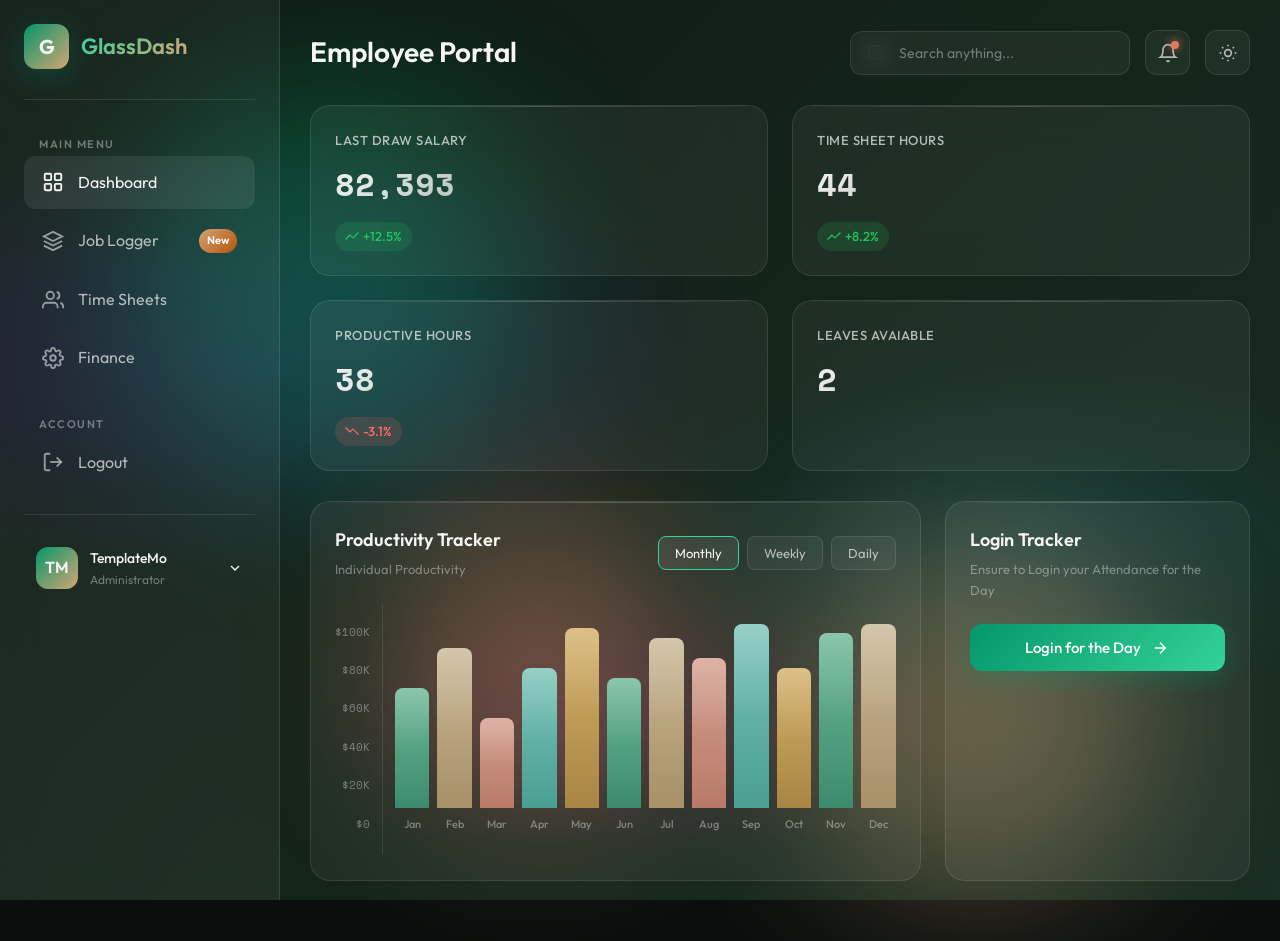
<file: index.html>
<!DOCTYPE html>
<html lang="en">
<head>
    <meta charset="UTF-8">
    <meta name="viewport" content="width=device-width, initial-scale=1.0">
    <title>GlassAdmin Dashboard - 3D Glassmorphism Dashboard</title>
    <meta name="description" content="3D Glassmorphism Dashboard Template by TemplateMo">
    <link rel="preconnect" href="https://fonts.googleapis.com">
    <link rel="preconnect" href="https://fonts.gstatic.com" crossorigin>
    <link href="https://fonts.googleapis.com/css2?family=Outfit:wght@300;400;500;600;700&family=Space+Mono:wght@400;700&display=swap" rel="stylesheet">
    <link rel="stylesheet" href="templatemo-glass-admin-style.css">
    <!--

TemplateMo 607 Glass Admin

https://templatemo.com/tm-607-glass-admin

-->
</head>
<body>
    <!-- Animated Background -->
    <div class="background"></div>
    <div class="orb orb-1"></div>
    <div class="orb orb-2"></div>
    <div class="orb orb-3"></div>

    <div class="dashboard">
        <!-- Sidebar -->
        <aside class="sidebar" id="sidebar">
            <div class="sidebar-header">
                <div class="logo">G</div>
                <span class="logo-text">GlassDash</span>
            </div>

            <ul class="nav-menu">
                <li class="nav-section">
                    <span class="nav-section-title">Main Menu</span>
                    <ul>
                        <li class="nav-item">
                            <a href="index.html" class="nav-link active">
                                <svg class="nav-icon" viewBox="0 0 24 24" fill="none" stroke="currentColor" stroke-width="2">
                                    <rect x="3" y="3" width="7" height="7" rx="1"/>
                                    <rect x="14" y="3" width="7" height="7" rx="1"/>
                                    <rect x="3" y="14" width="7" height="7" rx="1"/>
                                    <rect x="14" y="14" width="7" height="7" rx="1"/>
                                </svg>
                                Dashboard
                            </a>
                        </li>
                        <li class="nav-item">
                            <a href="analytics.html" class="nav-link">
                                <svg class="nav-icon" viewBox="0 0 24 24" fill="none" stroke="currentColor" stroke-width="2">
                                    <path d="M12 2L2 7l10 5 10-5-10-5z"/>
                                    <path d="M2 17l10 5 10-5"/>
                                    <path d="M2 12l10 5 10-5"/>
                                </svg>
                                Job Logger
                                <span class="nav-badge">New</span>
                            </a>
                        </li>
                        <li class="nav-item">
                            <a href="users.html" class="nav-link">
                                <svg class="nav-icon" viewBox="0 0 24 24" fill="none" stroke="currentColor" stroke-width="2">
                                    <path d="M17 21v-2a4 4 0 0 0-4-4H5a4 4 0 0 0-4 4v2"/>
                                    <circle cx="9" cy="7" r="4"/>
                                    <path d="M23 21v-2a4 4 0 0 0-3-3.87"/>
                                    <path d="M16 3.13a4 4 0 0 1 0 7.75"/>
                                </svg>
                                Time Sheets
                            </a>
                        </li>
                        <li class="nav-item">
                            <a href="settings.html" class="nav-link">
                                <svg class="nav-icon" viewBox="0 0 24 24" fill="none" stroke="currentColor" stroke-width="2">
                                    <circle cx="12" cy="12" r="3"/>
                                    <path d="M19.4 15a1.65 1.65 0 0 0 .33 1.82l.06.06a2 2 0 0 1 0 2.83 2 2 0 0 1-2.83 0l-.06-.06a1.65 1.65 0 0 0-1.82-.33 1.65 1.65 0 0 0-1 1.51V21a2 2 0 0 1-2 2 2 2 0 0 1-2-2v-.09A1.65 1.65 0 0 0 9 19.4a1.65 1.65 0 0 0-1.82.33l-.06.06a2 2 0 0 1-2.83 0 2 2 0 0 1 0-2.83l.06-.06a1.65 1.65 0 0 0 .33-1.82 1.65 1.65 0 0 0-1.51-1H3a2 2 0 0 1-2-2 2 2 0 0 1 2-2h.09A1.65 1.65 0 0 0 4.6 9a1.65 1.65 0 0 0-.33-1.82l-.06-.06a2 2 0 0 1 0-2.83 2 2 0 0 1 2.83 0l.06.06a1.65 1.65 0 0 0 1.82.33H9a1.65 1.65 0 0 0 1-1.51V3a2 2 0 0 1 2-2 2 2 0 0 1 2 2v.09a1.65 1.65 0 0 0 1 1.51 1.65 1.65 0 0 0 1.82-.33l.06-.06a2 2 0 0 1 2.83 0 2 2 0 0 1 0 2.83l-.06.06a1.65 1.65 0 0 0-.33 1.82V9a1.65 1.65 0 0 0 1.51 1H21a2 2 0 0 1 2 2 2 2 0 0 1-2 2h-.09a1.65 1.65 0 0 0-1.51 1z"/>
                                </svg>
                                Finance
                            </a>
                        </li>
                    </ul>
                </li>

                <li class="nav-section">
                    <span class="nav-section-title">Account</span>
                    <ul>
                        <li class="nav-item">
                            <a href="login.html" class="nav-link">
                                <svg class="nav-icon" viewBox="0 0 24 24" fill="none" stroke="currentColor" stroke-width="2">
                                    <path d="M9 21H5a2 2 0 0 1-2-2V5a2 2 0 0 1 2-2h4"/>
                                    <polyline points="16 17 21 12 16 7"/>
                                    <line x1="21" y1="12" x2="9" y2="12"/>
                                </svg>
                                Logout
                            </a>
                        </li>
                    </ul>
                </li>
            </ul>

            <div class="sidebar-footer">
                <div class="user-profile">
                    <div class="user-avatar">TM</div>
                    <div class="user-info">
                        <div class="user-name">TemplateMo</div>
                        <div class="user-role">Administrator</div>
                    </div>
                    <svg width="16" height="16" viewBox="0 0 24 24" fill="none" stroke="currentColor" stroke-width="2">
                        <polyline points="6 9 12 15 18 9"/>
                    </svg>
                </div>
            </div>
        </aside>

        <!-- Main Content -->
        <main class="main-content">
            <!-- Top Navbar -->
            <nav class="navbar">
                <h1 class="page-title">Employee Portal</h1>
                <div class="navbar-right">
                    <div class="search-box">
                        <svg class="search-icon" viewBox="0 0 24 24" fill="none" stroke="currentColor" stroke-width="2">
                            <circle cx="11" cy="11" r="8"/>
                            <line x1="21" y1="21" x2="16.65" y2="16.65"/>
                        </svg>
                        <input type="text" class="search-input" placeholder="Search anything...">
                    </div>
                    <button class="nav-btn">
                        <svg viewBox="0 0 24 24" fill="none" stroke="currentColor" stroke-width="2">
                            <path d="M18 8A6 6 0 0 0 6 8c0 7-3 9-3 9h18s-3-2-3-9"/>
                            <path d="M13.73 21a2 2 0 0 1-3.46 0"/>
                        </svg>
                        <span class="notification-dot"></span>
                    </button>
                    <button class="nav-btn" id="theme-toggle" title="Toggle Light/Dark Mode">
                        <svg class="icon-sun" viewBox="0 0 24 24" fill="none" stroke="currentColor" stroke-width="2">
                            <circle cx="12" cy="12" r="4"/>
                            <path d="M12 2v2"/><path d="M12 20v2"/>
                            <path d="M4.93 4.93l1.41 1.41"/><path d="M17.66 17.66l1.41 1.41"/>
                            <path d="M2 12h2"/><path d="M20 12h2"/>
                            <path d="M6.34 17.66l-1.41 1.41"/><path d="M19.07 4.93l-1.41 1.41"/>
                        </svg>
                        <svg class="icon-moon" viewBox="0 0 24 24" fill="none" stroke="currentColor" stroke-width="2" style="display: none;">
                            <path d="M21 12.79A9 9 0 1 1 11.21 3 7 7 0 0 0 21 12.79z"/>
                        </svg>
                    </button>
                </div>
            </nav>

            <!-- Stats Cards -->
            <section class="stats-grid">
                <div class="glass-card glass-card-3d stat-card">
                    <div class="stat-card-inner">
                        <div class="stat-info">
                            <h3>Last Draw Salary</h3>
                            <div class="stat-value">Rs 84,254</div>
                            <span class="stat-change positive">
                                <svg width="14" height="14" viewBox="0 0 24 24" fill="none" stroke="currentColor" stroke-width="2"><polyline points="23 6 13.5 15.5 8.5 10.5 1 18"/></svg>
                                +12.5%
                            </span>
                        </div>
                        <div class="stat-icn cyan">
                            <svg viewBox="0 0 24 24" fill="none" stroke="var(--emerald-light)" stroke-width="2">
                                <line x1="12" y1="1" x2="12" y2="23"/><path d="M17 5H9.5a3.5 3.5 0 0 0 0 7h5a3.5 3.5 0 0 1 0 7H6"/>
                            </svg>
                        </div>
                    </div>
                </div>

                <div class="glass-card glass-card-3d stat-card">
                    <div class="stat-card-inner">
                        <div class="stat-info">
                            <h3>Time Sheet Hours</h3>
                            <div class="stat-value">45</div>
                            <span class="stat-change positive">
                                <svg width="14" height="14" viewBox="0 0 24 24" fill="none" stroke="currentColor" stroke-width="2"><polyline points="23 6 13.5 15.5 8.5 10.5 1 18"/></svg>
                                +8.2%
                            </span>
                        </div>
                        <div class="stat-ion magenta">
                            <svg viewBox="0 0 24 24" fill="none" stroke="var(--gold)" stroke-width="2">
                                <path d="M17 21v-2a4 4 0 0 0-4-4H5a4 4 0 0 0-4 4v2"/><circle cx="9" cy="7" r="4"/>
                                <path d="M23 21v-2a4 4 0 0 0-3-3.87"/><path d="M16 3.13a4 4 0 0 1 0 7.75"/>
                            </svg>
                        </div>
                    </div>
                </div>

                <div class="glass-card glass-card-3d stat-card">
                    <div class="stat-card-inner">
                        <div class="stat-info">
                            <h3>Productive Hours</h3>
                            <div class="stat-value">39</div>
                            <span class="stat-change negative">
                                <svg width="14" height="14" viewBox="0 0 24 24" fill="none" stroke="currentColor" stroke-width="2"><polyline points="23 18 13.5 8.5 8.5 13.5 1 6"/></svg>
                                -3.1%
                            </span>
                        </div>
                        <div class="stat-ion purple">
                            <svg viewBox="0 0 24 24" fill="none" stroke="var(--coral)" stroke-width="2">
                                <circle cx="9" cy="21" r="1"/><circle cx="20" cy="21" r="1"/>
                                <path d="M1 1h4l2.68 13.39a2 2 0 0 0 2 1.61h9.72a2 2 0 0 0 2-1.61L23 6H6"/>
                            </svg>
                        </div>
                    </div>
                </div>

                <div class="glass-card glass-card-3d stat-card">
                    <div class="stat-card-inner">
                        <div class="stat-info">
                            <h3>Leaves Avaiable</h3>
                            <div class="stat-value">3 days</div>
                        </div>
                        <div class="stat-ion success">
                            <svg viewBox="0 0 24 24" fill="none" stroke="var(--success)" stroke-width="2">
                                <polyline points="22 12 18 12 15 21 9 3 6 12 2 12"/>
                            </svg>
                        </div>
                    </div>
                </div>
            </section>

            <!-- Content Grid -->
            <section class="content-grid">
                <!-- Chart Card -->
                <div class="glass-card chart-card">
                    <div class="card-header">
                        <div>
                            <h2 class="card-title">Productivity Tracker</h2>
                            <p class="card-subtitle">Individual Productivity</p>
                        </div>
                        <div class="card-actions">
                            <button class="card-btn active">Monthly</button>
                            <button class="card-btn">Weekly</button>
                            <button class="card-btn">Daily</button>
                        </div>
                    </div>
                    <div class="chart-wrapper">
                        <div class="chart-container">
                            <div class="chart-y-axis">
                                <span class="y-value">$100K</span>
                                <span class="y-value">$80K</span>
                                <span class="y-value">$60K</span>
                                <span class="y-value">$40K</span>
                                <span class="y-value">$20K</span>
                                <span class="y-value">$0</span>
                            </div>
                            <div class="chart-placeholder">
                                <div class="chart-bar-group"><div class="chart-bar bar-emerald" style="height: 120px;"></div><span class="chart-label">Jan</span></div>
                                <div class="chart-bar-group"><div class="chart-bar bar-gold" style="height: 160px;"></div><span class="chart-label">Feb</span></div>
                                <div class="chart-bar-group"><div class="chart-bar bar-coral" style="height: 90px;"></div><span class="chart-label">Mar</span></div>
                                <div class="chart-bar-group"><div class="chart-bar bar-teal" style="height: 140px;"></div><span class="chart-label">Apr</span></div>
                                <div class="chart-bar-group"><div class="chart-bar bar-amber" style="height: 180px;"></div><span class="chart-label">May</span></div>
                                <div class="chart-bar-group"><div class="chart-bar bar-emerald" style="height: 130px;"></div><span class="chart-label">Jun</span></div>
                                <div class="chart-bar-group"><div class="chart-bar bar-gold" style="height: 170px;"></div><span class="chart-label">Jul</span></div>
                                <div class="chart-bar-group"><div class="chart-bar bar-coral" style="height: 150px;"></div><span class="chart-label">Aug</span></div>
                                <div class="chart-bar-group"><div class="chart-bar bar-teal" style="height: 190px;"></div><span class="chart-label">Sep</span></div>
                                <div class="chart-bar-group"><div class="chart-bar bar-amber" style="height: 140px;"></div><span class="chart-label">Oct</span></div>
                                <div class="chart-bar-group"><div class="chart-bar bar-emerald" style="height: 175px;"></div><span class="chart-label">Nov</span></div>
                                <div class="chart-bar-group"><div class="chart-bar bar-gold" style="height: 200px;"></div><span class="chart-label">Dec</span></div>
                            </div>
                        </div>
                    </div>
                </div>

                <!-- Activity Feed -->
                <div class="glass-card activity-card">
                    <div class="card-header">
                        <div>
                            <h2 class="card-title">Login Tracker</h2>
                            <p class="card-subtitle">Ensure to Login your Attendance for the Day</p>
                        </div>
                    </div>
                    <div>
                        <button type="submit" class="btn btn-primary">
                        Login for the Day
                        <svg width="18" height="18" viewBox="0 0 24 24" fill="none" stroke="currentColor" stroke-width="2">
                            <line x1="5" y1="12" x2="19" y2="12"/>
                            <polyline points="12 5 19 12 12 19"/>
                        </svg>
                    </button>
                    </div>
                   
               
            
    <!-- Mobile Menu Toggle -->
    <button class="mobile-menu-toggle">
        <svg viewBox="0 0 24 24" fill="none" stroke="currentColor" stroke-width="2">
            <line x1="3" y1="12" x2="21" y2="12"/><line x1="3" y1="6" x2="21" y2="6"/><line x1="3" y1="18" x2="21" y2="18"/>
        </svg>
    </button>

    
    <script src="templatemo-glass-admin-script.js"></script>
    <!-- TemplateMo 607 Glass Admin -->
</body>
</html>
</file>
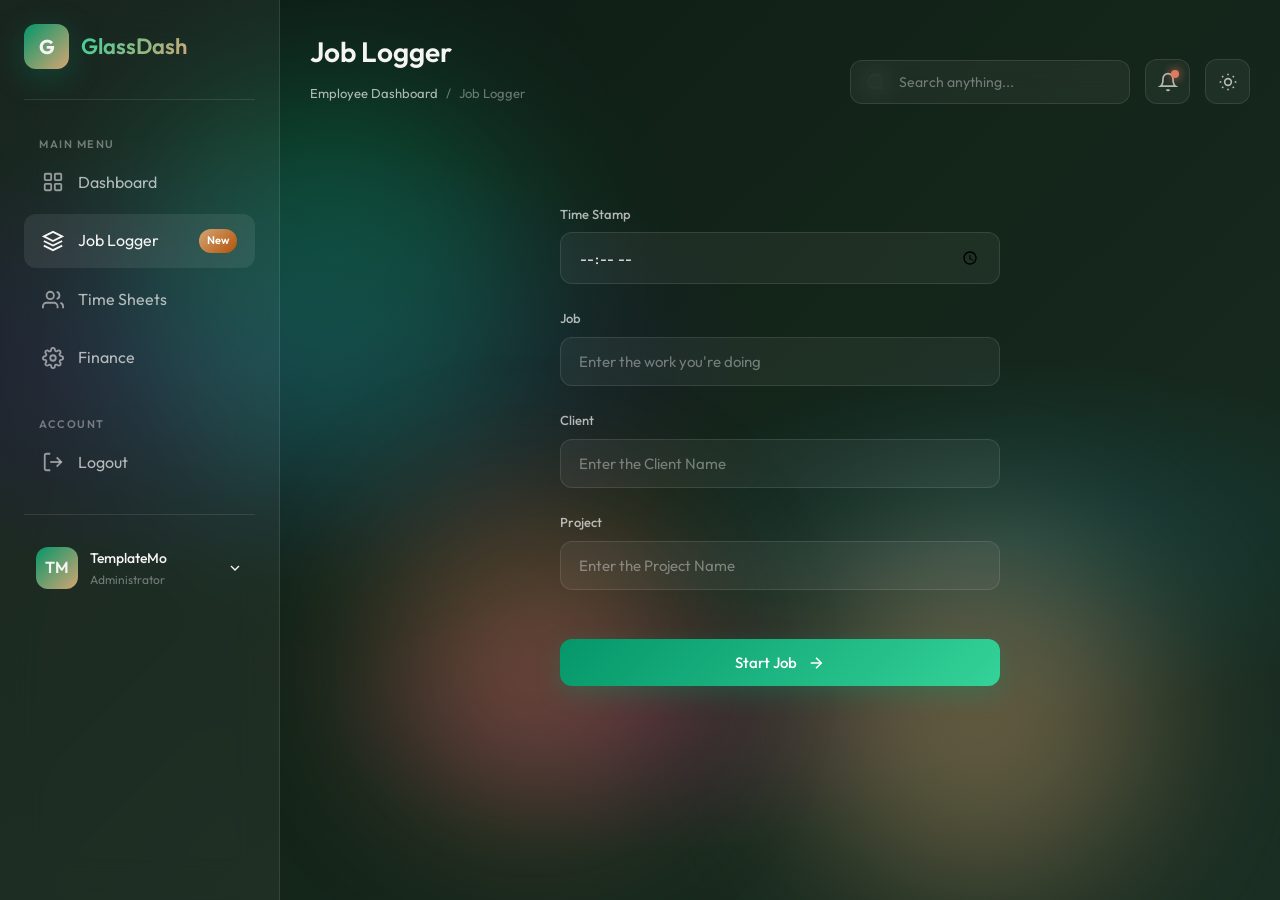
<file: analytics.html>
<!DOCTYPE html>
<html lang="en">
<head>
    <meta charset="UTF-8">
    <meta name="viewport" content="width=device-width, initial-scale=1.0">
    <title>Analytics - 3D Glassmorphism Dashboard</title>
    <meta name="description" content="3D Glassmorphism Dashboard Template by TemplateMo">
    <link rel="preconnect" href="https://fonts.googleapis.com">
    <link rel="preconnect" href="https://fonts.gstatic.com" crossorigin>
    <link href="https://fonts.googleapis.com/css2?family=Outfit:wght@300;400;500;600;700&family=Space+Mono:wght@400;700&display=swap" rel="stylesheet">
    <link rel="stylesheet" href="templatemo-glass-admin-style.css">
    <!--

TemplateMo 607 Glass Admin

https://templatemo.com/tm-607-glass-admin

-->
</head>
<body>
    <!-- Animated Background -->
    <div class="background"></div>
    <div class="orb orb-1"></div>
    <div class="orb orb-2"></div>
    <div class="orb orb-3"></div>

    <div class="dashboard">
        <!-- Sidebar -->
        <aside class="sidebar" id="sidebar">
            <div class="sidebar-header">
                <div class="logo">G</div>
                <span class="logo-text">GlassDash</span>
            </div>

            <ul class="nav-menu">
                <li class="nav-section">
                    <span class="nav-section-title">Main Menu</span>
                    <ul>
                        <li class="nav-item">
                            <a href="index.html" class="nav-link">
                                <svg class="nav-icon" viewBox="0 0 24 24" fill="none" stroke="currentColor" stroke-width="2">
                                    <rect x="3" y="3" width="7" height="7" rx="1"/><rect x="14" y="3" width="7" height="7" rx="1"/>
                                    <rect x="3" y="14" width="7" height="7" rx="1"/><rect x="14" y="14" width="7" height="7" rx="1"/>
                                </svg>
                                Dashboard
                            </a>
                        </li>
                        <li class="nav-item">
                            <a href="analytics.html" class="nav-link active">
                                <svg class="nav-icon" viewBox="0 0 24 24" fill="none" stroke="currentColor" stroke-width="2">
                                    <path d="M12 2L2 7l10 5 10-5-10-5z"/><path d="M2 17l10 5 10-5"/><path d="M2 12l10 5 10-5"/>
                                </svg>
                                Job Logger
                                <span class="nav-badge">New</span>
                            </a>
                        </li>
                        <li class="nav-item">
                            <a href="users.html" class="nav-link">
                                <svg class="nav-icon" viewBox="0 0 24 24" fill="none" stroke="currentColor" stroke-width="2">
                                    <path d="M17 21v-2a4 4 0 0 0-4-4H5a4 4 0 0 0-4 4v2"/><circle cx="9" cy="7" r="4"/>
                                    <path d="M23 21v-2a4 4 0 0 0-3-3.87"/><path d="M16 3.13a4 4 0 0 1 0 7.75"/>
                                </svg>
                                Time Sheets
                            </a>
                        </li>
                        <li class="nav-item">
                            <a href="settings.html" class="nav-link">
                                <svg class="nav-icon" viewBox="0 0 24 24" fill="none" stroke="currentColor" stroke-width="2">
                                    <circle cx="12" cy="12" r="3"/>
                                    <path d="M19.4 15a1.65 1.65 0 0 0 .33 1.82l.06.06a2 2 0 0 1 0 2.83 2 2 0 0 1-2.83 0l-.06-.06a1.65 1.65 0 0 0-1.82-.33 1.65 1.65 0 0 0-1 1.51V21a2 2 0 0 1-2 2 2 2 0 0 1-2-2v-.09A1.65 1.65 0 0 0 9 19.4a1.65 1.65 0 0 0-1.82.33l-.06.06a2 2 0 0 1-2.83 0 2 2 0 0 1 0-2.83l.06-.06a1.65 1.65 0 0 0 .33-1.82 1.65 1.65 0 0 0-1.51-1H3a2 2 0 0 1-2-2 2 2 0 0 1 2-2h.09A1.65 1.65 0 0 0 4.6 9a1.65 1.65 0 0 0-.33-1.82l-.06-.06a2 2 0 0 1 0-2.83 2 2 0 0 1 2.83 0l.06.06a1.65 1.65 0 0 0 1.82.33H9a1.65 1.65 0 0 0 1-1.51V3a2 2 0 0 1 2-2 2 2 0 0 1 2 2v.09a1.65 1.65 0 0 0 1 1.51 1.65 1.65 0 0 0 1.82-.33l.06-.06a2 2 0 0 1 2.83 0 2 2 0 0 1 0 2.83l-.06.06a1.65 1.65 0 0 0-.33 1.82V9a1.65 1.65 0 0 0 1.51 1H21a2 2 0 0 1 2 2 2 2 0 0 1-2 2h-.09a1.65 1.65 0 0 0-1.51 1z"/>
                                </svg>
                                Finance
                            </a>
                        </li>
                    </ul>
                </li>

                <li class="nav-section">
                    <span class="nav-section-title">Account</span>
                    <ul>
                        <li class="nav-item">
                            <a href="login.html" class="nav-link">
                                <svg class="nav-icon" viewBox="0 0 24 24" fill="none" stroke="currentColor" stroke-width="2">
                                    <path d="M9 21H5a2 2 0 0 1-2-2V5a2 2 0 0 1 2-2h4"/>
                                    <polyline points="16 17 21 12 16 7"/><line x1="21" y1="12" x2="9" y2="12"/>
                                </svg>
                                Logout
                            </a>
                        </li>
                    </ul>
                </li>
            </ul>

            <div class="sidebar-footer">
                <div class="user-profile">
                    <div class="user-avatar">TM</div>
                    <div class="user-info">
                        <div class="user-name">TemplateMo</div>
                        <div class="user-role">Administrator</div>
                    </div>
                    <svg width="16" height="16" viewBox="0 0 24 24" fill="none" stroke="currentColor" stroke-width="2">
                        <polyline points="6 9 12 15 18 9"/>
                    </svg>
                </div>
            </div>
        </aside>

        <!-- Main Content -->
        <main class="main-content">
            <!-- Top Navbar -->
            <nav class="navbar">
                <div class="page-header">
                    <h1 class="page-title">Job Logger</h1>
                    <div class="page-breadcrumb">
                        <a href="index.html">Employee Dashboard</a>
                        <span>/</span>
                        <span>Job Logger</span>
                    </div>
                </div>
                <div class="navbar-right">
                    <div class="search-box">
                        <svg class="search-icon" viewBox="0 0 24 24" fill="none" stroke="currentColor" stroke-width="2">
                            <circle cx="11" cy="11" r="8"/><line x1="21" y1="21" x2="16.65" y2="16.65"/>
                        </svg>
                        <input type="text" class="search-input" placeholder="Search anything...">
                    </div>
                    <button class="nav-btn">
                        <svg viewBox="0 0 24 24" fill="none" stroke="currentColor" stroke-width="2">
                            <path d="M18 8A6 6 0 0 0 6 8c0 7-3 9-3 9h18s-3-2-3-9"/><path d="M13.73 21a2 2 0 0 1-3.46 0"/>
                        </svg>
                        <span class="notification-dot"></span>
                    </button>
                    <button class="nav-btn" id="theme-toggle" title="Toggle Light/Dark Mode">
                        <svg class="icon-sun" viewBox="0 0 24 24" fill="none" stroke="currentColor" stroke-width="2">
                            <circle cx="12" cy="12" r="4"/><path d="M12 2v2"/><path d="M12 20v2"/>
                            <path d="M4.93 4.93l1.41 1.41"/><path d="M17.66 17.66l1.41 1.41"/>
                            <path d="M2 12h2"/><path d="M20 12h2"/>
                            <path d="M6.34 17.66l-1.41 1.41"/><path d="M19.07 4.93l-1.41 1.41"/>
                        </svg>
                        <svg class="icon-moon" viewBox="0 0 24 24" fill="none" stroke="currentColor" stroke-width="2" style="display: none;">
                            <path d="M21 12.79A9 9 0 1 1 11.21 3 7 7 0 0 0 21 12.79z"/>
                        </svg>
                    </button>
                </div>
            </nav>
                 <div class="logger-page">
        <!-- Theme Toggle -->
       

        <div class="login-container">
            <div class="logincard">
            
                <form data-validate data-redirect="index.html">
                    <div class="form-group">
                        <label class="form-label" for="email">Time Stamp</label>
                        <input type="time" id="email" class="form-input" placeholder="Log the current time" required>
                    </div>

                    <div class="form-group">
                        <label class="form-label" for="password">Job</label>
                        <input type="text" id="password" class="form-input" placeholder="Enter the work you're doing" required>
                    </div>

                    <div class="form-group">
                        <label class="form-label" for="password">Client</label>
                        <input type="text" id="password" class="form-input" placeholder="Enter the Client Name" required>
                    </div>
                    
                    <div class="form-group">
                        <label class="form-label" for="password">Project</label>
                        <input type="text" id="password" class="form-input" placeholder="Enter the Project Name" required>
                    </div>

                    <br>
                    <button type="submit" class="btn btn-primary">
                        Start Job
                        <svg width="18" height="18" viewBox="0 0 24 24" fill="none" stroke="currentColor" stroke-width="2">
                            <line x1="5" y1="12" x2="19" y2="12"/>
                            <polyline points="12 5 19 12 12 19"/>
                        </svg>
                    </button>
                    
                </form>

                
            </section>
        </main>
    </div>

    <!-- Mobile Menu Toggle -->
    <button class="mobile-menu-toggle">
        <svg viewBox="0 0 24 24" fill="none" stroke="currentColor" stroke-width="2">
            <line x1="3" y1="12" x2="21" y2="12"/><line x1="3" y1="6" x2="21" y2="6"/><line x1="3" y1="18" x2="21" y2="18"/>
        </svg>
    </button>

  

    <script src="templatemo-glass-admin-script.js"></script>
    <!-- TemplateMo 607 Glass Admin -->
</body>
</html>
</file>
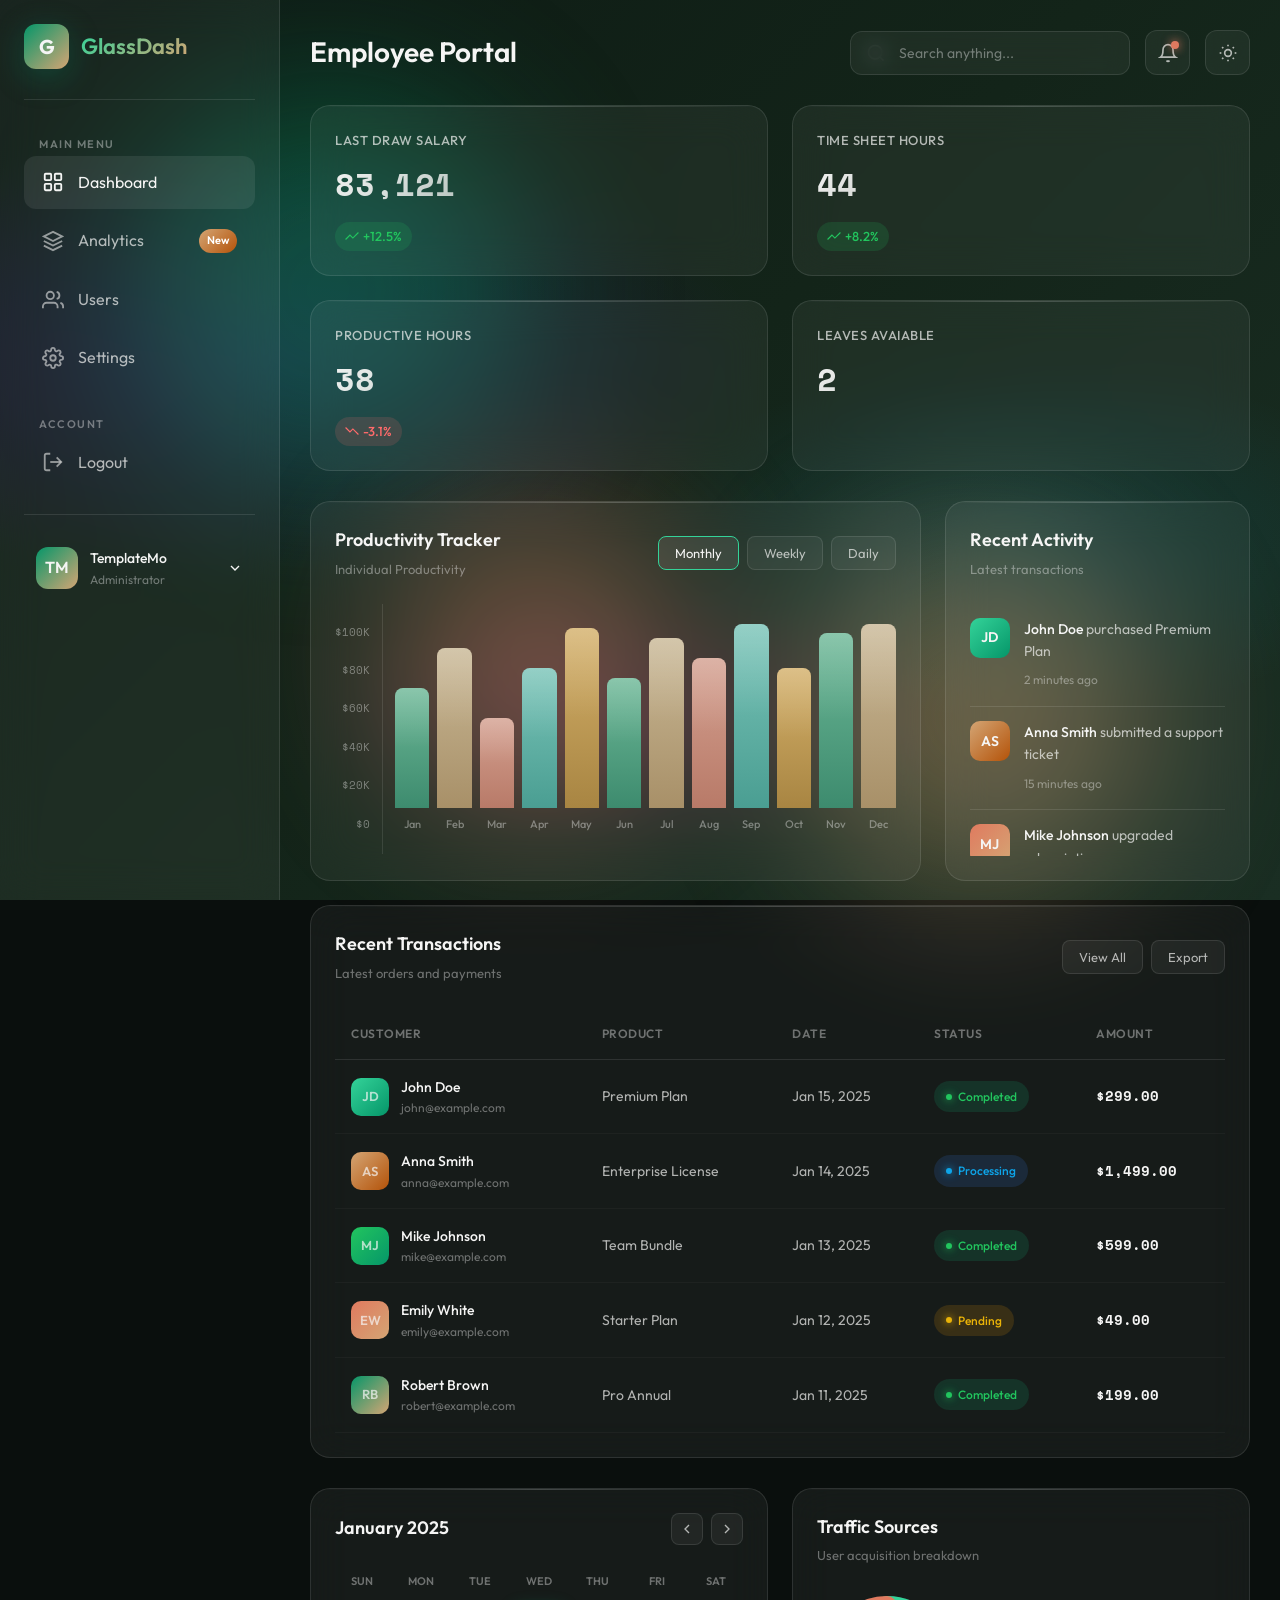
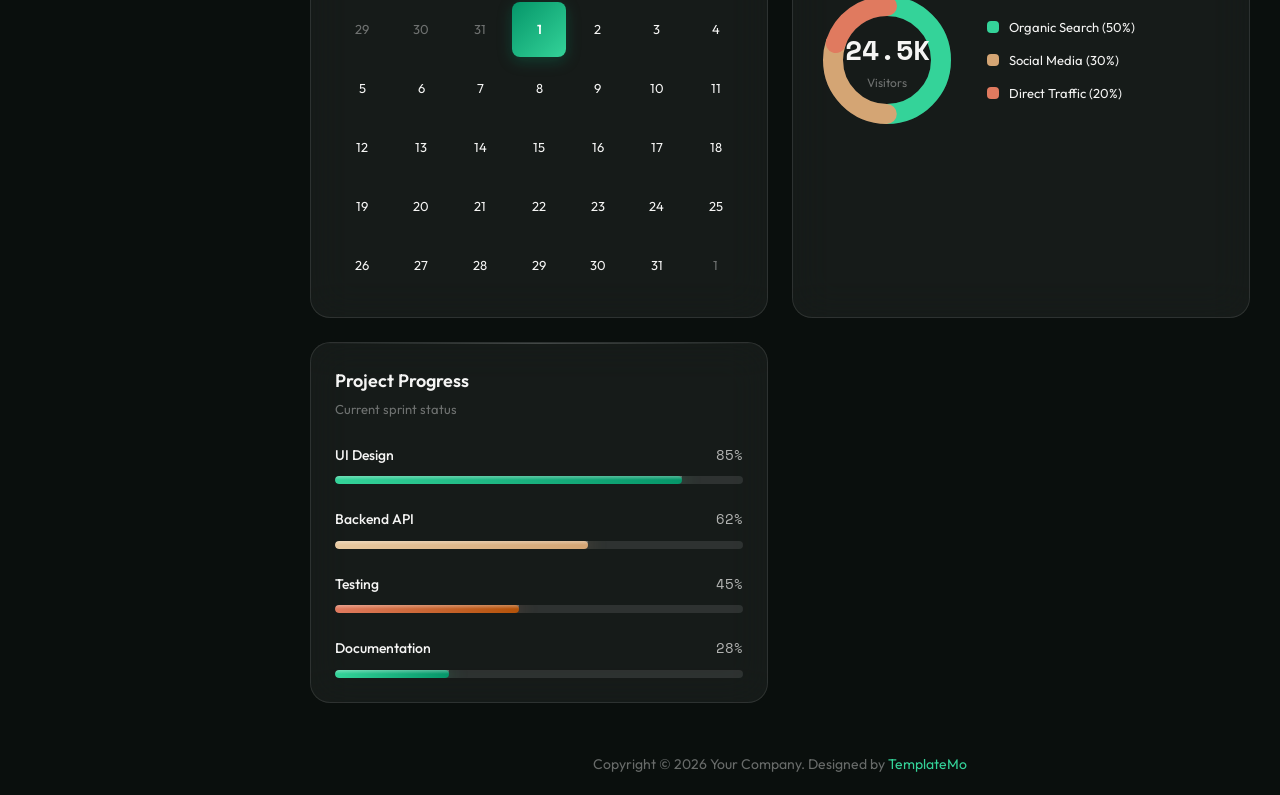
<file: index2.html>
<!DOCTYPE html>
<html lang="en">
<head>
    <meta charset="UTF-8">
    <meta name="viewport" content="width=device-width, initial-scale=1.0">
    <title>GlassAdmin Dashboard - 3D Glassmorphism Dashboard</title>
    <meta name="description" content="3D Glassmorphism Dashboard Template by TemplateMo">
    <link rel="preconnect" href="https://fonts.googleapis.com">
    <link rel="preconnect" href="https://fonts.gstatic.com" crossorigin>
    <link href="https://fonts.googleapis.com/css2?family=Outfit:wght@300;400;500;600;700&family=Space+Mono:wght@400;700&display=swap" rel="stylesheet">
    <link rel="stylesheet" href="templatemo-glass-admin-style.css">
    <!--

TemplateMo 607 Glass Admin

https://templatemo.com/tm-607-glass-admin

-->
</head>
<body>
    <!-- Animated Background -->
    <div class="background"></div>
    <div class="orb orb-1"></div>
    <div class="orb orb-2"></div>
    <div class="orb orb-3"></div>

    <div class="dashboard">
        <!-- Sidebar -->
        <aside class="sidebar" id="sidebar">
            <div class="sidebar-header">
                <div class="logo">G</div>
                <span class="logo-text">GlassDash</span>
            </div>

            <ul class="nav-menu">
                <li class="nav-section">
                    <span class="nav-section-title">Main Menu</span>
                    <ul>
                        <li class="nav-item">
                            <a href="index.html" class="nav-link active">
                                <svg class="nav-icon" viewBox="0 0 24 24" fill="none" stroke="currentColor" stroke-width="2">
                                    <rect x="3" y="3" width="7" height="7" rx="1"/>
                                    <rect x="14" y="3" width="7" height="7" rx="1"/>
                                    <rect x="3" y="14" width="7" height="7" rx="1"/>
                                    <rect x="14" y="14" width="7" height="7" rx="1"/>
                                </svg>
                                Dashboard
                            </a>
                        </li>
                        <li class="nav-item">
                            <a href="analytics.html" class="nav-link">
                                <svg class="nav-icon" viewBox="0 0 24 24" fill="none" stroke="currentColor" stroke-width="2">
                                    <path d="M12 2L2 7l10 5 10-5-10-5z"/>
                                    <path d="M2 17l10 5 10-5"/>
                                    <path d="M2 12l10 5 10-5"/>
                                </svg>
                                Analytics
                                <span class="nav-badge">New</span>
                            </a>
                        </li>
                        <li class="nav-item">
                            <a href="users.html" class="nav-link">
                                <svg class="nav-icon" viewBox="0 0 24 24" fill="none" stroke="currentColor" stroke-width="2">
                                    <path d="M17 21v-2a4 4 0 0 0-4-4H5a4 4 0 0 0-4 4v2"/>
                                    <circle cx="9" cy="7" r="4"/>
                                    <path d="M23 21v-2a4 4 0 0 0-3-3.87"/>
                                    <path d="M16 3.13a4 4 0 0 1 0 7.75"/>
                                </svg>
                                Users
                            </a>
                        </li>
                        <li class="nav-item">
                            <a href="settings.html" class="nav-link">
                                <svg class="nav-icon" viewBox="0 0 24 24" fill="none" stroke="currentColor" stroke-width="2">
                                    <circle cx="12" cy="12" r="3"/>
                                    <path d="M19.4 15a1.65 1.65 0 0 0 .33 1.82l.06.06a2 2 0 0 1 0 2.83 2 2 0 0 1-2.83 0l-.06-.06a1.65 1.65 0 0 0-1.82-.33 1.65 1.65 0 0 0-1 1.51V21a2 2 0 0 1-2 2 2 2 0 0 1-2-2v-.09A1.65 1.65 0 0 0 9 19.4a1.65 1.65 0 0 0-1.82.33l-.06.06a2 2 0 0 1-2.83 0 2 2 0 0 1 0-2.83l.06-.06a1.65 1.65 0 0 0 .33-1.82 1.65 1.65 0 0 0-1.51-1H3a2 2 0 0 1-2-2 2 2 0 0 1 2-2h.09A1.65 1.65 0 0 0 4.6 9a1.65 1.65 0 0 0-.33-1.82l-.06-.06a2 2 0 0 1 0-2.83 2 2 0 0 1 2.83 0l.06.06a1.65 1.65 0 0 0 1.82.33H9a1.65 1.65 0 0 0 1-1.51V3a2 2 0 0 1 2-2 2 2 0 0 1 2 2v.09a1.65 1.65 0 0 0 1 1.51 1.65 1.65 0 0 0 1.82-.33l.06-.06a2 2 0 0 1 2.83 0 2 2 0 0 1 0 2.83l-.06.06a1.65 1.65 0 0 0-.33 1.82V9a1.65 1.65 0 0 0 1.51 1H21a2 2 0 0 1 2 2 2 2 0 0 1-2 2h-.09a1.65 1.65 0 0 0-1.51 1z"/>
                                </svg>
                                Settings
                            </a>
                        </li>
                    </ul>
                </li>

                <li class="nav-section">
                    <span class="nav-section-title">Account</span>
                    <ul>
                        <li class="nav-item">
                            <a href="login.html" class="nav-link">
                                <svg class="nav-icon" viewBox="0 0 24 24" fill="none" stroke="currentColor" stroke-width="2">
                                    <path d="M9 21H5a2 2 0 0 1-2-2V5a2 2 0 0 1 2-2h4"/>
                                    <polyline points="16 17 21 12 16 7"/>
                                    <line x1="21" y1="12" x2="9" y2="12"/>
                                </svg>
                                Logout
                            </a>
                        </li>
                    </ul>
                </li>
            </ul>

            <div class="sidebar-footer">
                <div class="user-profile">
                    <div class="user-avatar">TM</div>
                    <div class="user-info">
                        <div class="user-name">TemplateMo</div>
                        <div class="user-role">Administrator</div>
                    </div>
                    <svg width="16" height="16" viewBox="0 0 24 24" fill="none" stroke="currentColor" stroke-width="2">
                        <polyline points="6 9 12 15 18 9"/>
                    </svg>
                </div>
            </div>
        </aside>

        <!-- Main Content -->
        <main class="main-content">
            <!-- Top Navbar -->
            <nav class="navbar">
                <h1 class="page-title">Employee Portal</h1>
                <div class="navbar-right">
                    <div class="search-box">
                        <svg class="search-icon" viewBox="0 0 24 24" fill="none" stroke="currentColor" stroke-width="2">
                            <circle cx="11" cy="11" r="8"/>
                            <line x1="21" y1="21" x2="16.65" y2="16.65"/>
                        </svg>
                        <input type="text" class="search-input" placeholder="Search anything...">
                    </div>
                    <button class="nav-btn">
                        <svg viewBox="0 0 24 24" fill="none" stroke="currentColor" stroke-width="2">
                            <path d="M18 8A6 6 0 0 0 6 8c0 7-3 9-3 9h18s-3-2-3-9"/>
                            <path d="M13.73 21a2 2 0 0 1-3.46 0"/>
                        </svg>
                        <span class="notification-dot"></span>
                    </button>
                    <button class="nav-btn" id="theme-toggle" title="Toggle Light/Dark Mode">
                        <svg class="icon-sun" viewBox="0 0 24 24" fill="none" stroke="currentColor" stroke-width="2">
                            <circle cx="12" cy="12" r="4"/>
                            <path d="M12 2v2"/><path d="M12 20v2"/>
                            <path d="M4.93 4.93l1.41 1.41"/><path d="M17.66 17.66l1.41 1.41"/>
                            <path d="M2 12h2"/><path d="M20 12h2"/>
                            <path d="M6.34 17.66l-1.41 1.41"/><path d="M19.07 4.93l-1.41 1.41"/>
                        </svg>
                        <svg class="icon-moon" viewBox="0 0 24 24" fill="none" stroke="currentColor" stroke-width="2" style="display: none;">
                            <path d="M21 12.79A9 9 0 1 1 11.21 3 7 7 0 0 0 21 12.79z"/>
                        </svg>
                    </button>
                </div>
            </nav>

            <!-- Stats Cards -->
            <section class="stats-grid">
                <div class="glass-card glass-card-3d stat-card">
                    <div class="stat-card-inner">
                        <div class="stat-info">
                            <h3>Last Draw Salary</h3>
                            <div class="stat-value">Rs 84,254</div>
                            <span class="stat-change positive">
                                <svg width="14" height="14" viewBox="0 0 24 24" fill="none" stroke="currentColor" stroke-width="2"><polyline points="23 6 13.5 15.5 8.5 10.5 1 18"/></svg>
                                +12.5%
                            </span>
                        </div>
                        <div class="stat-icn cyan">
                            <svg viewBox="0 0 24 24" fill="none" stroke="var(--emerald-light)" stroke-width="2">
                                <line x1="12" y1="1" x2="12" y2="23"/><path d="M17 5H9.5a3.5 3.5 0 0 0 0 7h5a3.5 3.5 0 0 1 0 7H6"/>
                            </svg>
                        </div>
                    </div>
                </div>

                <div class="glass-card glass-card-3d stat-card">
                    <div class="stat-card-inner">
                        <div class="stat-info">
                            <h3>Time Sheet Hours</h3>
                            <div class="stat-value">45</div>
                            <span class="stat-change positive">
                                <svg width="14" height="14" viewBox="0 0 24 24" fill="none" stroke="currentColor" stroke-width="2"><polyline points="23 6 13.5 15.5 8.5 10.5 1 18"/></svg>
                                +8.2%
                            </span>
                        </div>
                        <div class="stat-ion magenta">
                            <svg viewBox="0 0 24 24" fill="none" stroke="var(--gold)" stroke-width="2">
                                <path d="M17 21v-2a4 4 0 0 0-4-4H5a4 4 0 0 0-4 4v2"/><circle cx="9" cy="7" r="4"/>
                                <path d="M23 21v-2a4 4 0 0 0-3-3.87"/><path d="M16 3.13a4 4 0 0 1 0 7.75"/>
                            </svg>
                        </div>
                    </div>
                </div>

                <div class="glass-card glass-card-3d stat-card">
                    <div class="stat-card-inner">
                        <div class="stat-info">
                            <h3>Productive Hours</h3>
                            <div class="stat-value">39</div>
                            <span class="stat-change negative">
                                <svg width="14" height="14" viewBox="0 0 24 24" fill="none" stroke="currentColor" stroke-width="2"><polyline points="23 18 13.5 8.5 8.5 13.5 1 6"/></svg>
                                -3.1%
                            </span>
                        </div>
                        <div class="stat-ion purple">
                            <svg viewBox="0 0 24 24" fill="none" stroke="var(--coral)" stroke-width="2">
                                <circle cx="9" cy="21" r="1"/><circle cx="20" cy="21" r="1"/>
                                <path d="M1 1h4l2.68 13.39a2 2 0 0 0 2 1.61h9.72a2 2 0 0 0 2-1.61L23 6H6"/>
                            </svg>
                        </div>
                    </div>
                </div>

                <div class="glass-card glass-card-3d stat-card">
                    <div class="stat-card-inner">
                        <div class="stat-info">
                            <h3>Leaves Avaiable</h3>
                            <div class="stat-value">3 days</div>
                        </div>
                        <div class="stat-ion success">
                            <svg viewBox="0 0 24 24" fill="none" stroke="var(--success)" stroke-width="2">
                                <polyline points="22 12 18 12 15 21 9 3 6 12 2 12"/>
                            </svg>
                        </div>
                    </div>
                </div>
            </section>

            <!-- Content Grid -->
            <section class="content-grid">
                <!-- Chart Card -->
                <div class="glass-card chart-card">
                    <div class="card-header">
                        <div>
                            <h2 class="card-title">Productivity Tracker</h2>
                            <p class="card-subtitle">Individual Productivity</p>
                        </div>
                        <div class="card-actions">
                            <button class="card-btn active">Monthly</button>
                            <button class="card-btn">Weekly</button>
                            <button class="card-btn">Daily</button>
                        </div>
                    </div>
                    <div class="chart-wrapper">
                        <div class="chart-container">
                            <div class="chart-y-axis">
                                <span class="y-value">$100K</span>
                                <span class="y-value">$80K</span>
                                <span class="y-value">$60K</span>
                                <span class="y-value">$40K</span>
                                <span class="y-value">$20K</span>
                                <span class="y-value">$0</span>
                            </div>
                            <div class="chart-placeholder">
                                <div class="chart-bar-group"><div class="chart-bar bar-emerald" style="height: 120px;"></div><span class="chart-label">Jan</span></div>
                                <div class="chart-bar-group"><div class="chart-bar bar-gold" style="height: 160px;"></div><span class="chart-label">Feb</span></div>
                                <div class="chart-bar-group"><div class="chart-bar bar-coral" style="height: 90px;"></div><span class="chart-label">Mar</span></div>
                                <div class="chart-bar-group"><div class="chart-bar bar-teal" style="height: 140px;"></div><span class="chart-label">Apr</span></div>
                                <div class="chart-bar-group"><div class="chart-bar bar-amber" style="height: 180px;"></div><span class="chart-label">May</span></div>
                                <div class="chart-bar-group"><div class="chart-bar bar-emerald" style="height: 130px;"></div><span class="chart-label">Jun</span></div>
                                <div class="chart-bar-group"><div class="chart-bar bar-gold" style="height: 170px;"></div><span class="chart-label">Jul</span></div>
                                <div class="chart-bar-group"><div class="chart-bar bar-coral" style="height: 150px;"></div><span class="chart-label">Aug</span></div>
                                <div class="chart-bar-group"><div class="chart-bar bar-teal" style="height: 190px;"></div><span class="chart-label">Sep</span></div>
                                <div class="chart-bar-group"><div class="chart-bar bar-amber" style="height: 140px;"></div><span class="chart-label">Oct</span></div>
                                <div class="chart-bar-group"><div class="chart-bar bar-emerald" style="height: 175px;"></div><span class="chart-label">Nov</span></div>
                                <div class="chart-bar-group"><div class="chart-bar bar-gold" style="height: 200px;"></div><span class="chart-label">Dec</span></div>
                            </div>
                        </div>
                    </div>
                </div>

                <!-- Activity Feed -->
                <div class="glass-card activity-card">
                    <div class="card-header">
                        <div>
                            <h2 class="card-title">Recent Activity</h2>
                            <p class="card-subtitle">Latest transactions</p>
                        </div>
                    </div>
                    <div class="activity-list">
                        <div class="activity-item">
                            <div class="activity-avatar" style="background: linear-gradient(135deg, var(--emerald-light), var(--emerald));">JD</div>
                            <div class="activity-content">
                                <p class="activity-text"><strong>John Doe</strong> purchased Premium Plan</p>
                                <span class="activity-time">2 minutes ago</span>
                            </div>
                        </div>
                        <div class="activity-item">
                            <div class="activity-avatar" style="background: linear-gradient(135deg, var(--gold), var(--amber));">AS</div>
                            <div class="activity-content">
                                <p class="activity-text"><strong>Anna Smith</strong> submitted a support ticket</p>
                                <span class="activity-time">15 minutes ago</span>
                            </div>
                        </div>
                        <div class="activity-item">
                            <div class="activity-avatar" style="background: linear-gradient(135deg, var(--coral), var(--gold));">MJ</div>
                            <div class="activity-content">
                                <p class="activity-text"><strong>Mike Johnson</strong> upgraded subscription</p>
                                <span class="activity-time">1 hour ago</span>
                            </div>
                        </div>
                        <div class="activity-item">
                            <div class="activity-avatar" style="background: linear-gradient(135deg, var(--success), var(--emerald));">EW</div>
                            <div class="activity-content">
                                <p class="activity-text"><strong>Emily White</strong> completed onboarding</p>
                                <span class="activity-time">2 hours ago</span>
                            </div>
                        </div>
                        <div class="activity-item">
                            <div class="activity-avatar" style="background: linear-gradient(135deg, var(--warning), var(--gold));">RB</div>
                            <div class="activity-content">
                                <p class="activity-text"><strong>Robert Brown</strong> requested refund</p>
                                <span class="activity-time">3 hours ago</span>
                            </div>
                        </div>
                    </div>
                </div>

                <!-- Data Table -->
                <div class="glass-card table-card">
                    <div class="card-header">
                        <div>
                            <h2 class="card-title">Recent Transactions</h2>
                            <p class="card-subtitle">Latest orders and payments</p>
                        </div>
                        <div class="card-actions">
                            <button class="card-btn">View All</button>
                            <button class="card-btn">Export</button>
                        </div>
                    </div>
                    <div class="table-wrapper">
                        <table class="data-table">
                            <thead>
                                <tr>
                                    <th>Customer</th>
                                    <th>Product</th>
                                    <th>Date</th>
                                    <th>Status</th>
                                    <th>Amount</th>
                                </tr>
                            </thead>
                            <tbody>
                                <tr>
                                    <td><div class="table-user"><div class="table-avatar" style="background: linear-gradient(135deg, var(--emerald-light), var(--emerald));">JD</div><div class="table-user-info"><span class="table-user-name">John Doe</span><span class="table-user-email">john@example.com</span></div></div></td>
                                    <td>Premium Plan</td>
                                    <td>Jan 15, 2025</td>
                                    <td><span class="status-badge completed">Completed</span></td>
                                    <td><span class="table-amount">$299.00</span></td>
                                </tr>
                                <tr>
                                    <td><div class="table-user"><div class="table-avatar" style="background: linear-gradient(135deg, var(--gold), var(--amber));">AS</div><div class="table-user-info"><span class="table-user-name">Anna Smith</span><span class="table-user-email">anna@example.com</span></div></div></td>
                                    <td>Enterprise License</td>
                                    <td>Jan 14, 2025</td>
                                    <td><span class="status-badge processing">Processing</span></td>
                                    <td><span class="table-amount">$1,499.00</span></td>
                                </tr>
                                <tr>
                                    <td><div class="table-user"><div class="table-avatar" style="background: linear-gradient(135deg, var(--success), var(--emerald));">MJ</div><div class="table-user-info"><span class="table-user-name">Mike Johnson</span><span class="table-user-email">mike@example.com</span></div></div></td>
                                    <td>Team Bundle</td>
                                    <td>Jan 13, 2025</td>
                                    <td><span class="status-badge completed">Completed</span></td>
                                    <td><span class="table-amount">$599.00</span></td>
                                </tr>
                                <tr>
                                    <td><div class="table-user"><div class="table-avatar" style="background: linear-gradient(135deg, var(--coral), var(--gold));">EW</div><div class="table-user-info"><span class="table-user-name">Emily White</span><span class="table-user-email">emily@example.com</span></div></div></td>
                                    <td>Starter Plan</td>
                                    <td>Jan 12, 2025</td>
                                    <td><span class="status-badge pending">Pending</span></td>
                                    <td><span class="table-amount">$49.00</span></td>
                                </tr>
                                <tr>
                                    <td><div class="table-user"><div class="table-avatar" style="background: linear-gradient(135deg, var(--emerald), var(--gold));">RB</div><div class="table-user-info"><span class="table-user-name">Robert Brown</span><span class="table-user-email">robert@example.com</span></div></div></td>
                                    <td>Pro Annual</td>
                                    <td>Jan 11, 2025</td>
                                    <td><span class="status-badge completed">Completed</span></td>
                                    <td><span class="table-amount">$199.00</span></td>
                                </tr>
                            </tbody>
                        </table>
                    </div>
                </div>
            </section>

            <!-- Bottom Grid -->
            <section class="bottom-grid">
                <!-- Calendar Widget -->
                <div class="glass-card">
                    <div class="calendar-header">
                        <h2 class="card-title">January 2025</h2>
                        <div class="calendar-nav">
                            <button class="calendar-nav-btn"><svg viewBox="0 0 24 24" fill="none" stroke="currentColor" stroke-width="2"><polyline points="15 18 9 12 15 6"/></svg></button>
                            <button class="calendar-nav-btn"><svg viewBox="0 0 24 24" fill="none" stroke="currentColor" stroke-width="2"><polyline points="9 18 15 12 9 6"/></svg></button>
                        </div>
                    </div>
                    <div class="calendar-grid">
                        <span class="calendar-day-name">Sun</span><span class="calendar-day-name">Mon</span><span class="calendar-day-name">Tue</span><span class="calendar-day-name">Wed</span><span class="calendar-day-name">Thu</span><span class="calendar-day-name">Fri</span><span class="calendar-day-name">Sat</span>
                        <span class="calendar-day other-month">29</span><span class="calendar-day other-month">30</span><span class="calendar-day other-month">31</span><span class="calendar-day today">1</span><span class="calendar-day">2</span><span class="calendar-day">3</span><span class="calendar-day">4</span>
                        <span class="calendar-day">5</span><span class="calendar-day">6</span><span class="calendar-day">7</span><span class="calendar-day">8</span><span class="calendar-day">9</span><span class="calendar-day">10</span><span class="calendar-day">11</span>
                        <span class="calendar-day">12</span><span class="calendar-day">13</span><span class="calendar-day">14</span><span class="calendar-day">15</span><span class="calendar-day">16</span><span class="calendar-day">17</span><span class="calendar-day">18</span>
                        <span class="calendar-day">19</span><span class="calendar-day">20</span><span class="calendar-day">21</span><span class="calendar-day">22</span><span class="calendar-day">23</span><span class="calendar-day">24</span><span class="calendar-day">25</span>
                        <span class="calendar-day">26</span><span class="calendar-day">27</span><span class="calendar-day">28</span><span class="calendar-day">29</span><span class="calendar-day">30</span><span class="calendar-day">31</span><span class="calendar-day other-month">1</span>
                    </div>
                </div>

                <!-- Donut Chart -->
                <div class="glass-card">
                    <div class="card-header">
                        <div>
                            <h2 class="card-title">Traffic Sources</h2>
                            <p class="card-subtitle">User acquisition breakdown</p>
                        </div>
                    </div>
                    <div class="donut-container">
                        <div class="donut-chart">
                            <svg width="140" height="140" viewBox="0 0 140 140">
                                <circle class="donut-bg" cx="70" cy="70" r="54"/>
                                <circle class="donut-segment" cx="70" cy="70" r="54" stroke="var(--emerald-light)" stroke-dasharray="169.6 339.3" stroke-dashoffset="0"/>
                                <circle class="donut-segment" cx="70" cy="70" r="54" stroke="var(--gold)" stroke-dasharray="101.8 339.3" stroke-dashoffset="-169.6"/>
                                <circle class="donut-segment" cx="70" cy="70" r="54" stroke="var(--coral)" stroke-dasharray="67.9 339.3" stroke-dashoffset="-271.4"/>
                            </svg>
                            <div class="donut-center">
                                <div class="donut-value">24.5K</div>
                                <div class="donut-label">Visitors</div>
                            </div>
                        </div>
                        <div class="donut-legend">
                            <div class="legend-item"><span class="legend-color cyan"></span><span>Organic Search (50%)</span></div>
                            <div class="legend-item"><span class="legend-color magenta"></span><span>Social Media (30%)</span></div>
                            <div class="legend-item"><span class="legend-color purple"></span><span>Direct Traffic (20%)</span></div>
                        </div>
                    </div>
                </div>

                <!-- Progress Card -->
                <div class="glass-card progress-card">
                    <div class="card-header">
                        <div>
                            <h2 class="card-title">Project Progress</h2>
                            <p class="card-subtitle">Current sprint status</p>
                        </div>
                    </div>
                    <div class="progress-item">
                        <div class="progress-header"><span class="progress-label">UI Design</span><span class="progress-value">85%</span></div>
                        <div class="progress-bar"><div class="progress-fill cyan" style="width: 85%;"></div></div>
                    </div>
                    <div class="progress-item">
                        <div class="progress-header"><span class="progress-label">Backend API</span><span class="progress-value">62%</span></div>
                        <div class="progress-bar"><div class="progress-fill magenta" style="width: 62%;"></div></div>
                    </div>
                    <div class="progress-item">
                        <div class="progress-header"><span class="progress-label">Testing</span><span class="progress-value">45%</span></div>
                        <div class="progress-bar"><div class="progress-fill purple" style="width: 45%;"></div></div>
                    </div>
                    <div class="progress-item">
                        <div class="progress-header"><span class="progress-label">Documentation</span><span class="progress-value">28%</span></div>
                        <div class="progress-bar"><div class="progress-fill cyan" style="width: 28%;"></div></div>
                    </div>
                </div>
            </section>
        </main>
    </div>

    <!-- Mobile Menu Toggle -->
    <button class="mobile-menu-toggle">
        <svg viewBox="0 0 24 24" fill="none" stroke="currentColor" stroke-width="2">
            <line x1="3" y1="12" x2="21" y2="12"/><line x1="3" y1="6" x2="21" y2="6"/><line x1="3" y1="18" x2="21" y2="18"/>
        </svg>
    </button>

    <!-- Footer -->
    <footer class="site-footer">
        <p>Copyright © 2026 Your Company. Designed by <a href="https://templatemo.com" target="_blank" rel="nofollow">TemplateMo</a></p>
    </footer>

    <script src="templatemo-glass-admin-script.js"></script>
    <!-- TemplateMo 607 Glass Admin -->
</body>
</html>
</file>
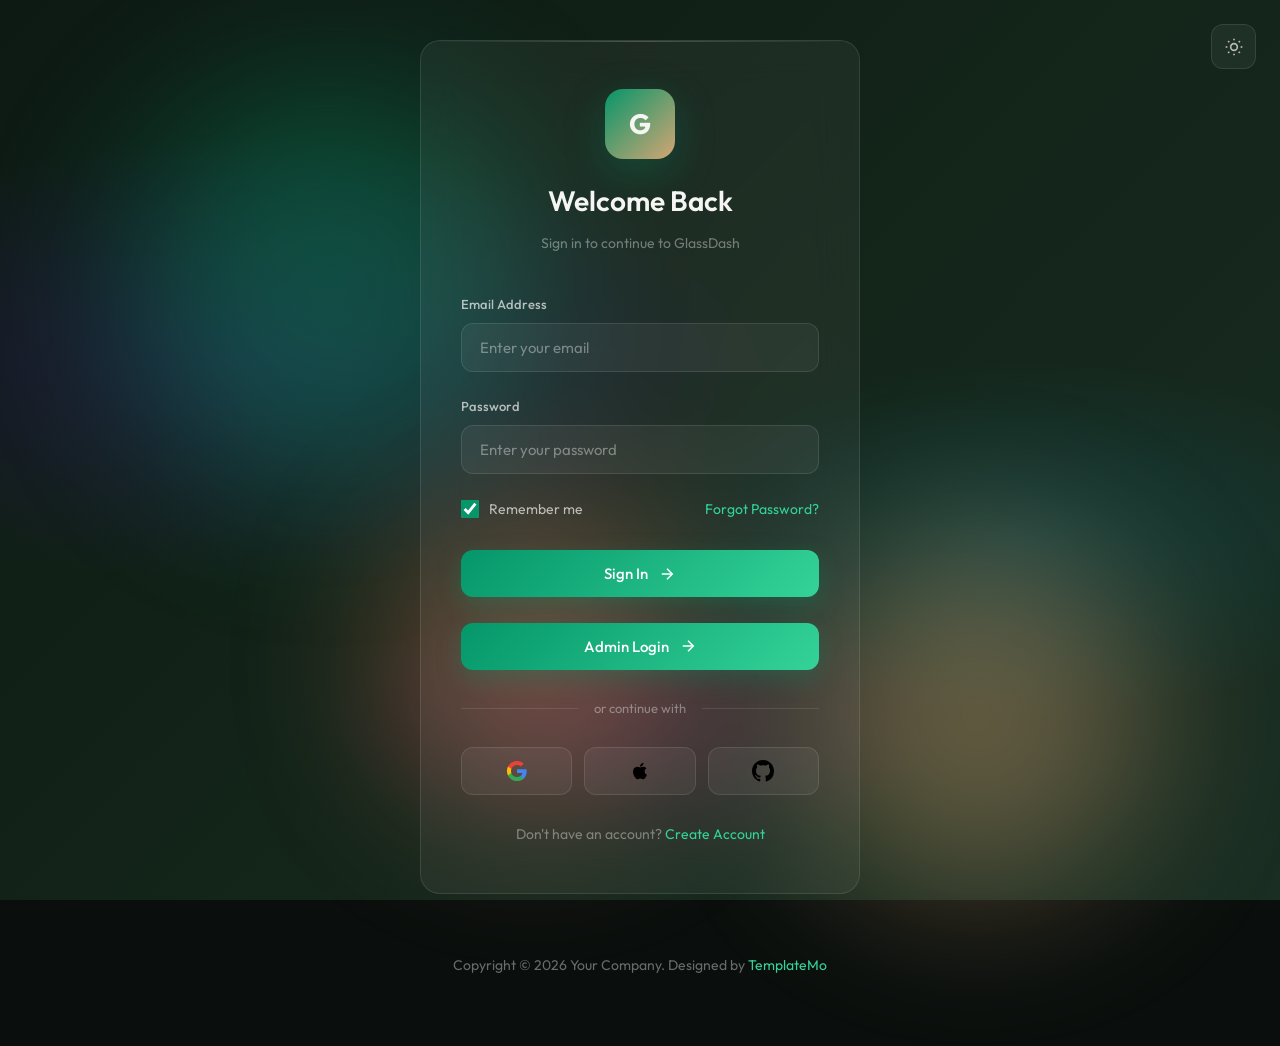
<file: login.html>
<!DOCTYPE html>
<html lang="en">
<head>
    <meta charset="UTF-8">
    <meta name="viewport" content="width=device-width, initial-scale=1.0">
    <title>Login - 3D Glassmorphism Dashboard</title>
    <meta name="description" content="3D Glassmorphism Dashboard Template by TemplateMo">
    <link rel="preconnect" href="https://fonts.googleapis.com">
    <link rel="preconnect" href="https://fonts.gstatic.com" crossorigin>
    <link href="https://fonts.googleapis.com/css2?family=Outfit:wght@300;400;500;600;700&family=Space+Mono:wght@400;700&display=swap" rel="stylesheet">
    <link rel="stylesheet" href="templatemo-glass-admin-style.css">
    <!--

TemplateMo 607 Glass Admin

https://templatemo.com/tm-607-glass-admin

-->
</head>
<body>
    <!-- Animated Background -->
    <div class="background"></div>
    <div class="orb orb-1"></div>
    <div class="orb orb-2"></div>
    <div class="orb orb-3"></div>

    <div class="login-page">
        <!-- Theme Toggle -->
        <button class="theme-toggle-float" id="theme-toggle" title="Toggle Light/Dark Mode">
            <svg class="icon-sun" viewBox="0 0 24 24" fill="none" stroke="currentColor" stroke-width="2">
                <circle cx="12" cy="12" r="4"/><path d="M12 2v2"/><path d="M12 20v2"/>
                <path d="M4.93 4.93l1.41 1.41"/><path d="M17.66 17.66l1.41 1.41"/>
                <path d="M2 12h2"/><path d="M20 12h2"/>
                <path d="M6.34 17.66l-1.41 1.41"/><path d="M19.07 4.93l-1.41 1.41"/>
            </svg>
            <svg class="icon-moon" viewBox="0 0 24 24" fill="none" stroke="currentColor" stroke-width="2" style="display: none;">
                <path d="M21 12.79A9 9 0 1 1 11.21 3 7 7 0 0 0 21 12.79z"/>
            </svg>
        </button>

        <div class="login-container">
            <div class="login-card">
                <div class="login-header">
                    <div class="login-logo">G</div>
                    <h1 class="login-title">Welcome Back</h1>
                    <p class="login-subtitle">Sign in to continue to GlassDash</p>
                </div>

                <form data-validate data-redirect="index.html">
                    <div class="form-group">
                        <label class="form-label" for="email">Email Address</label>
                        <input type="email" id="email" class="form-input" placeholder="Enter your email" required>
                    </div>

                    <div class="form-group">
                        <label class="form-label" for="password">Password</label>
                        <input type="password" id="password" class="form-input" placeholder="Enter your password" required>
                    </div>

                    <div class="form-row">
                        <label class="checkbox-label">
                            <input type="checkbox" checked>
                            Remember me
                        </label>
                        <a href="#" class="forgot-link">Forgot Password?</a>
                    </div>

                    <button type="submit" class="btn btn-primary">
                        Sign In
                        <svg width="18" height="18" viewBox="0 0 24 24" fill="none" stroke="currentColor" stroke-width="2">
                            <line x1="5" y1="12" x2="19" y2="12"/>
                            <polyline points="12 5 19 12 12 19"/>
                        </svg>
                    </button>
                    <br>
                    <br>
                    <button type="submit" class="btn btn-primary">
                        Admin Login
                        <svg width="18" height="18" viewBox="0 0 24 24" fill="none" stroke="currentColor" stroke-width="2">
                            <line x1="5" y1="12" x2="19" y2="12"/>
                            <polyline points="12 5 19 12 12 19"/>
                        </svg>
                    </button>
                </form>

                <div class="divider">
                    <span>or continue with</span>
                </div>

                <div class="social-login">
                    <button class="social-btn" title="Sign in with Google">
                        <svg viewBox="0 0 24 24" fill="currentColor">
                            <path d="M22.56 12.25c0-.78-.07-1.53-.2-2.25H12v4.26h5.92c-.26 1.37-1.04 2.53-2.21 3.31v2.77h3.57c2.08-1.92 3.28-4.74 3.28-8.09z" fill="#4285F4"/>
                            <path d="M12 23c2.97 0 5.46-.98 7.28-2.66l-3.57-2.77c-.98.66-2.23 1.06-3.71 1.06-2.86 0-5.29-1.93-6.16-4.53H2.18v2.84C3.99 20.53 7.7 23 12 23z" fill="#34A853"/>
                            <path d="M5.84 14.09c-.22-.66-.35-1.36-.35-2.09s.13-1.43.35-2.09V7.07H2.18C1.43 8.55 1 10.22 1 12s.43 3.45 1.18 4.93l2.85-2.22.81-.62z" fill="#FBBC05"/>
                            <path d="M12 5.38c1.62 0 3.06.56 4.21 1.64l3.15-3.15C17.45 2.09 14.97 1 12 1 7.7 1 3.99 3.47 2.18 7.07l3.66 2.84c.87-2.6 3.3-4.53 6.16-4.53z" fill="#EA4335"/>
                        </svg>
                    </button>
                    <button class="social-btn" title="Sign in with Apple">
                        <svg viewBox="0 0 24 24" fill="currentColor">
                            <path d="M17.05 20.28c-.98.95-2.05.8-3.08.35-1.09-.46-2.09-.48-3.24 0-1.44.62-2.2.44-3.06-.35C2.79 15.25 3.51 7.59 9.05 7.31c1.35.07 2.29.74 3.08.8 1.18-.24 2.31-.93 3.57-.84 1.51.12 2.65.72 3.4 1.8-3.12 1.87-2.38 5.98.48 7.13-.57 1.5-1.31 2.99-2.54 4.09l.01-.01zM12.03 7.25c-.15-2.23 1.66-4.07 3.74-4.25.29 2.58-2.34 4.5-3.74 4.25z"/>
                        </svg>
                    </button>
                    <button class="social-btn" title="Sign in with GitHub">
                        <svg viewBox="0 0 24 24" fill="currentColor">
                            <path d="M12 0C5.37 0 0 5.37 0 12c0 5.31 3.435 9.795 8.205 11.385.6.105.825-.255.825-.57 0-.285-.015-1.23-.015-2.235-3.015.555-3.795-.735-4.035-1.41-.135-.345-.72-1.41-1.23-1.695-.42-.225-1.02-.78-.015-.795.945-.015 1.62.87 1.845 1.23 1.08 1.815 2.805 1.305 3.495.99.105-.78.42-1.305.765-1.605-2.67-.3-5.46-1.335-5.46-5.925 0-1.305.465-2.385 1.23-3.225-.12-.3-.54-1.53.12-3.18 0 0 1.005-.315 3.3 1.23.96-.27 1.98-.405 3-.405s2.04.135 3 .405c2.295-1.56 3.3-1.23 3.3-1.23.66 1.65.24 2.88.12 3.18.765.84 1.23 1.905 1.23 3.225 0 4.605-2.805 5.625-5.475 5.925.435.375.81 1.095.81 2.22 0 1.605-.015 2.895-.015 3.3 0 .315.225.69.825.57A12.02 12.02 0 0024 12c0-6.63-5.37-12-12-12z"/>
                        </svg>
                    </button>
                </div>

                <p class="login-footer">
                    Don't have an account? <a href="register.html">Create Account</a>
                </p>
            </div>
        </div>

        <!-- Footer -->
        <footer class="site-footer">
            <p>Copyright © 2026 Your Company. Designed by <a href="https://templatemo.com" target="_blank" rel="nofollow">TemplateMo</a></p>
        </footer>
    </div>

    <script src="templatemo-glass-admin-script.js"></script>
    <!-- TemplateMo 607 Glass Admin -->
</body>
</html>
</file>
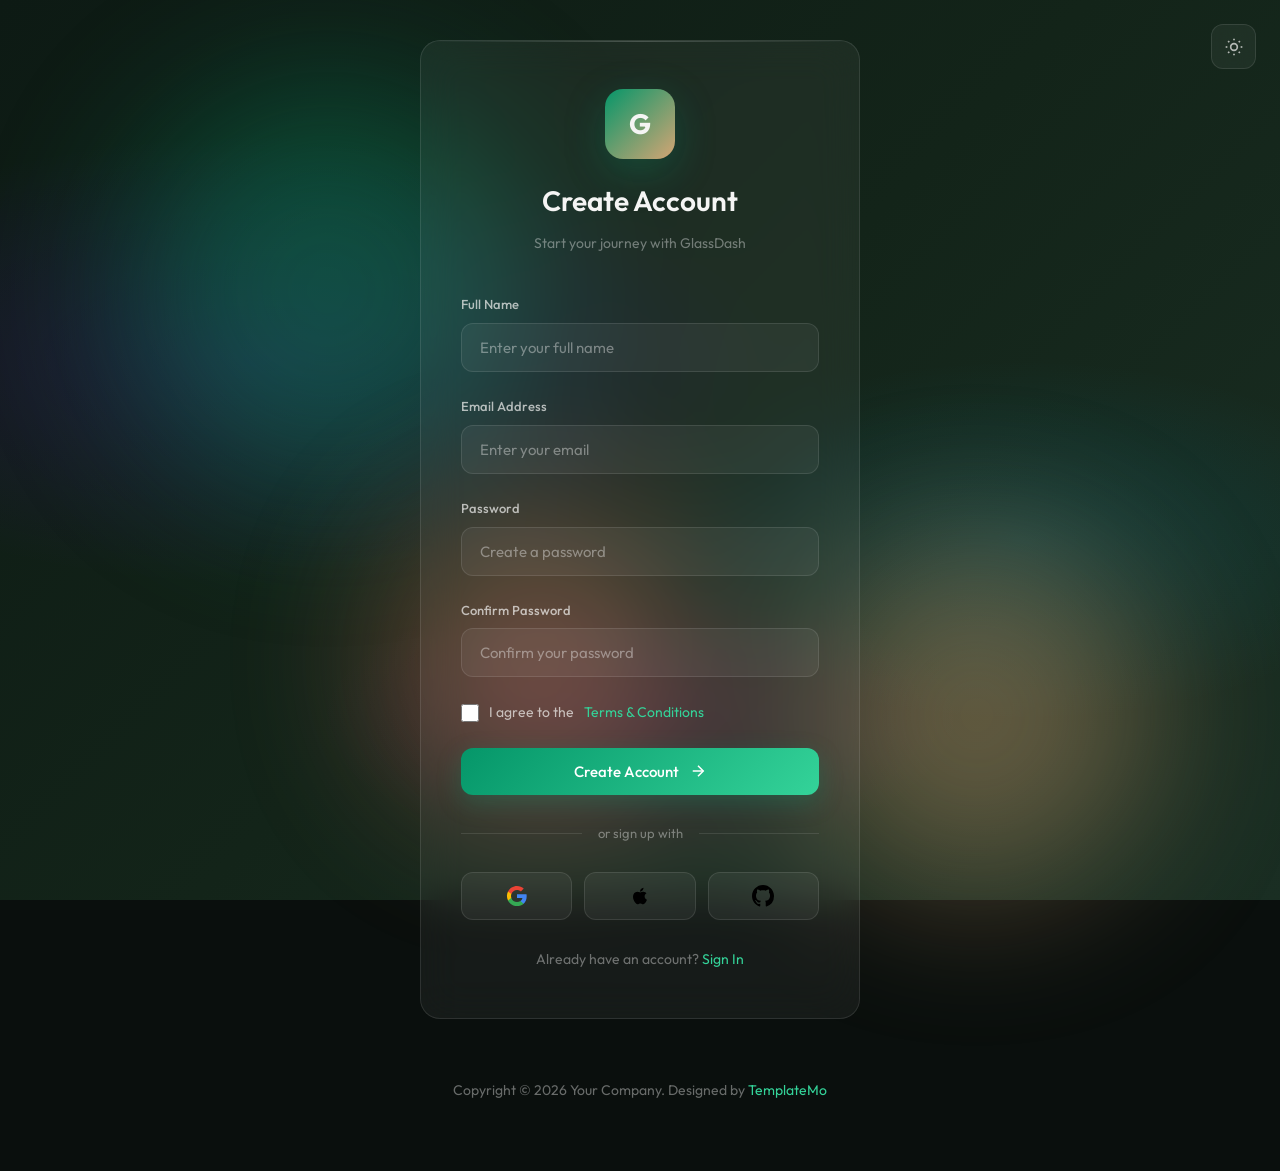
<file: register.html>
<!DOCTYPE html>
<html lang="en">
<head>
    <meta charset="UTF-8">
    <meta name="viewport" content="width=device-width, initial-scale=1.0">
    <title>Register - 3D Glassmorphism Dashboard</title>
    <meta name="description" content="3D Glassmorphism Dashboard Template by TemplateMo">
    <link rel="preconnect" href="https://fonts.googleapis.com">
    <link rel="preconnect" href="https://fonts.gstatic.com" crossorigin>
    <link href="https://fonts.googleapis.com/css2?family=Outfit:wght@300;400;500;600;700&family=Space+Mono:wght@400;700&display=swap" rel="stylesheet">
    <link rel="stylesheet" href="templatemo-glass-admin-style.css">
    <!--

TemplateMo 607 Glass Admin

https://templatemo.com/tm-607-glass-admin

-->
</head>
<body>
    <!-- Animated Background -->
    <div class="background"></div>
    <div class="orb orb-1"></div>
    <div class="orb orb-2"></div>
    <div class="orb orb-3"></div>

    <div class="login-page">
        <!-- Theme Toggle -->
        <button class="theme-toggle-float" id="theme-toggle" title="Toggle Light/Dark Mode">
            <svg class="icon-sun" viewBox="0 0 24 24" fill="none" stroke="currentColor" stroke-width="2">
                <circle cx="12" cy="12" r="4"/><path d="M12 2v2"/><path d="M12 20v2"/>
                <path d="M4.93 4.93l1.41 1.41"/><path d="M17.66 17.66l1.41 1.41"/>
                <path d="M2 12h2"/><path d="M20 12h2"/>
                <path d="M6.34 17.66l-1.41 1.41"/><path d="M19.07 4.93l-1.41 1.41"/>
            </svg>
            <svg class="icon-moon" viewBox="0 0 24 24" fill="none" stroke="currentColor" stroke-width="2" style="display: none;">
                <path d="M21 12.79A9 9 0 1 1 11.21 3 7 7 0 0 0 21 12.79z"/>
            </svg>
        </button>

        <div class="login-container">
            <div class="login-card">
                <div class="login-header">
                    <div class="login-logo">G</div>
                    <h1 class="login-title">Create Account</h1>
                    <p class="login-subtitle">Start your journey with GlassDash</p>
                </div>

                <form data-validate data-redirect="index.html">
                    <div class="form-group">
                        <label class="form-label" for="fullname">Full Name</label>
                        <input type="text" id="fullname" class="form-input" placeholder="Enter your full name" required>
                    </div>

                    <div class="form-group">
                        <label class="form-label" for="email">Email Address</label>
                        <input type="email" id="email" class="form-input" placeholder="Enter your email" required>
                    </div>

                    <div class="form-group">
                        <label class="form-label" for="password">Password</label>
                        <input type="password" id="password" class="form-input" placeholder="Create a password" required>
                    </div>

                    <div class="form-group">
                        <label class="form-label" for="confirm-password">Confirm Password</label>
                        <input type="password" id="confirm-password" class="form-input" placeholder="Confirm your password" required>
                    </div>

                    <div class="form-row" style="margin-bottom: 24px;">
                        <label class="checkbox-label">
                            <input type="checkbox" required>
                            I agree to the <a href="#" style="color: var(--emerald-light);">Terms & Conditions</a>
                        </label>
                    </div>

                    <button type="submit" class="btn btn-primary">
                        Create Account
                        <svg width="18" height="18" viewBox="0 0 24 24" fill="none" stroke="currentColor" stroke-width="2">
                            <line x1="5" y1="12" x2="19" y2="12"/>
                            <polyline points="12 5 19 12 12 19"/>
                        </svg>
                    </button>
                </form>

                <div class="divider">
                    <span>or sign up with</span>
                </div>

                <div class="social-login">
                    <button class="social-btn" title="Sign up with Google">
                        <svg viewBox="0 0 24 24" fill="currentColor">
                            <path d="M22.56 12.25c0-.78-.07-1.53-.2-2.25H12v4.26h5.92c-.26 1.37-1.04 2.53-2.21 3.31v2.77h3.57c2.08-1.92 3.28-4.74 3.28-8.09z" fill="#4285F4"/>
                            <path d="M12 23c2.97 0 5.46-.98 7.28-2.66l-3.57-2.77c-.98.66-2.23 1.06-3.71 1.06-2.86 0-5.29-1.93-6.16-4.53H2.18v2.84C3.99 20.53 7.7 23 12 23z" fill="#34A853"/>
                            <path d="M5.84 14.09c-.22-.66-.35-1.36-.35-2.09s.13-1.43.35-2.09V7.07H2.18C1.43 8.55 1 10.22 1 12s.43 3.45 1.18 4.93l2.85-2.22.81-.62z" fill="#FBBC05"/>
                            <path d="M12 5.38c1.62 0 3.06.56 4.21 1.64l3.15-3.15C17.45 2.09 14.97 1 12 1 7.7 1 3.99 3.47 2.18 7.07l3.66 2.84c.87-2.6 3.3-4.53 6.16-4.53z" fill="#EA4335"/>
                        </svg>
                    </button>
                    <button class="social-btn" title="Sign up with Apple">
                        <svg viewBox="0 0 24 24" fill="currentColor">
                            <path d="M17.05 20.28c-.98.95-2.05.8-3.08.35-1.09-.46-2.09-.48-3.24 0-1.44.62-2.2.44-3.06-.35C2.79 15.25 3.51 7.59 9.05 7.31c1.35.07 2.29.74 3.08.8 1.18-.24 2.31-.93 3.57-.84 1.51.12 2.65.72 3.4 1.8-3.12 1.87-2.38 5.98.48 7.13-.57 1.5-1.31 2.99-2.54 4.09l.01-.01zM12.03 7.25c-.15-2.23 1.66-4.07 3.74-4.25.29 2.58-2.34 4.5-3.74 4.25z"/>
                        </svg>
                    </button>
                    <button class="social-btn" title="Sign up with GitHub">
                        <svg viewBox="0 0 24 24" fill="currentColor">
                            <path d="M12 0C5.37 0 0 5.37 0 12c0 5.31 3.435 9.795 8.205 11.385.6.105.825-.255.825-.57 0-.285-.015-1.23-.015-2.235-3.015.555-3.795-.735-4.035-1.41-.135-.345-.72-1.41-1.23-1.695-.42-.225-1.02-.78-.015-.795.945-.015 1.62.87 1.845 1.23 1.08 1.815 2.805 1.305 3.495.99.105-.78.42-1.305.765-1.605-2.67-.3-5.46-1.335-5.46-5.925 0-1.305.465-2.385 1.23-3.225-.12-.3-.54-1.53.12-3.18 0 0 1.005-.315 3.3 1.23.96-.27 1.98-.405 3-.405s2.04.135 3 .405c2.295-1.56 3.3-1.23 3.3-1.23.66 1.65.24 2.88.12 3.18.765.84 1.23 1.905 1.23 3.225 0 4.605-2.805 5.625-5.475 5.925.435.375.81 1.095.81 2.22 0 1.605-.015 2.895-.015 3.3 0 .315.225.69.825.57A12.02 12.02 0 0024 12c0-6.63-5.37-12-12-12z"/>
                        </svg>
                    </button>
                </div>

                <p class="login-footer">
                    Already have an account? <a href="login.html">Sign In</a>
                </p>
            </div>
        </div>

        <!-- Footer -->
        <footer class="site-footer">
            <p>Copyright © 2026 Your Company. Designed by <a href="https://templatemo.com" target="_blank" rel="nofollow">TemplateMo</a></p>
        </footer>
    </div>

    <script src="templatemo-glass-admin-script.js"></script>
    <!-- TemplateMo 607 Glass Admin -->
</body>
</html>
</file>
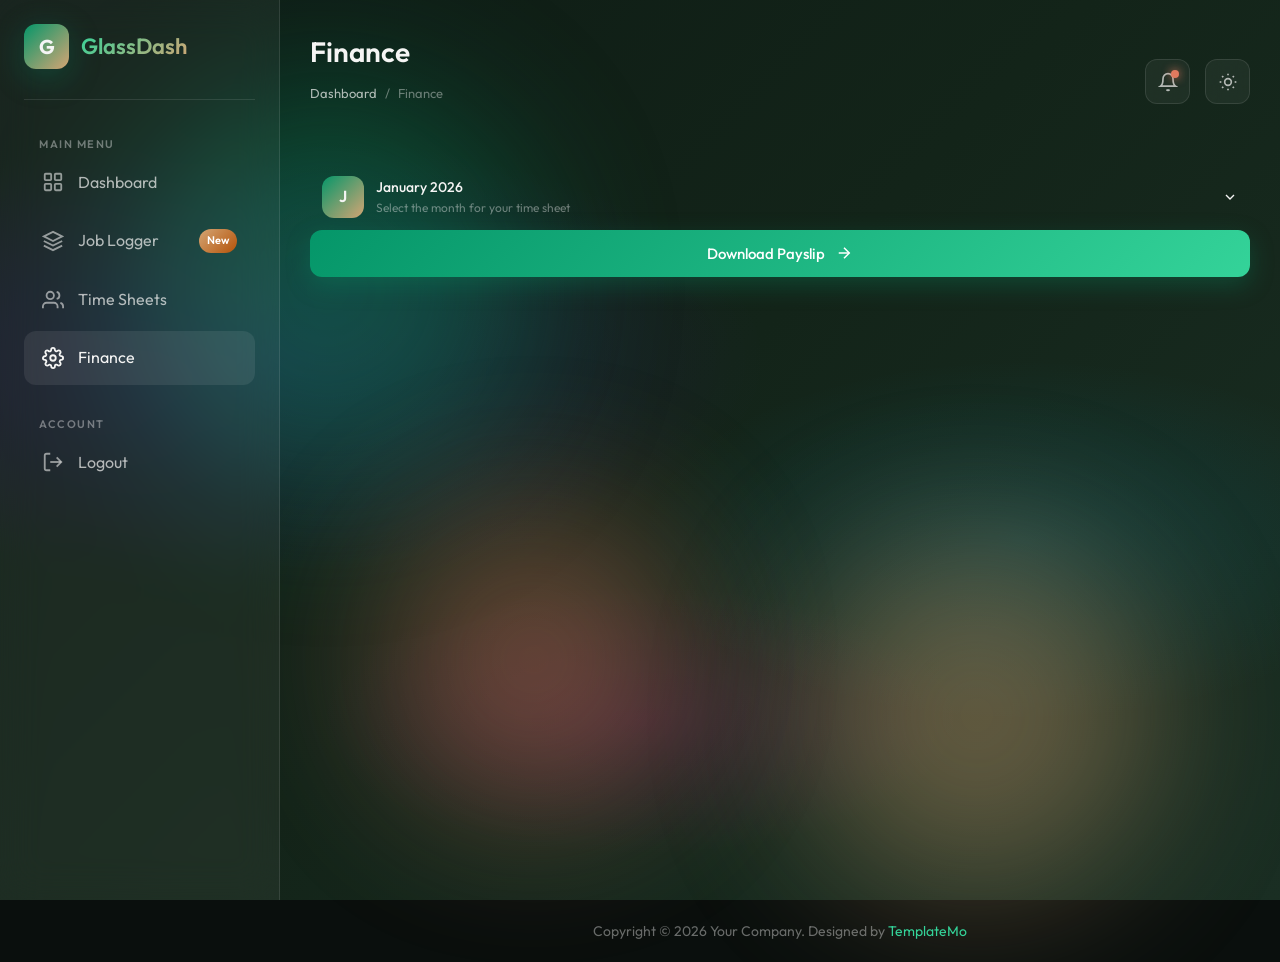
<file: settings.html>
<!DOCTYPE html>
<html lang="en">
<head>
    <meta charset="UTF-8">
    <meta name="viewport" content="width=device-width, initial-scale=1.0">
    <title>Settings - 3D Glassmorphism Dashboard</title>
    <meta name="description" content="3D Glassmorphism Dashboard Template by TemplateMo">
    <link rel="preconnect" href="https://fonts.googleapis.com">
    <link rel="preconnect" href="https://fonts.gstatic.com" crossorigin>
    <link href="https://fonts.googleapis.com/css2?family=Outfit:wght@300;400;500;600;700&family=Space+Mono:wght@400;700&display=swap" rel="stylesheet">
    <link rel="stylesheet" href="templatemo-glass-admin-style.css">
    <!--

TemplateMo 607 Glass Admin

https://templatemo.com/tm-607-glass-admin

-->
</head>
<body>
    <!-- Animated Background -->
    <div class="background"></div>
    <div class="orb orb-1"></div>
    <div class="orb orb-2"></div>
    <div class="orb orb-3"></div>

    <div class="dashboard">
        <!-- Sidebar -->
        <aside class="sidebar" id="sidebar">
            <div class="sidebar-header">
                <div class="logo">G</div>
                <span class="logo-text">GlassDash</span>
            </div>

            <ul class="nav-menu">
                <li class="nav-section">
                    <span class="nav-section-title">Main Menu</span>
                    <ul>
                        <li class="nav-item">
                            <a href="index.html" class="nav-link">
                                <svg class="nav-icon" viewBox="0 0 24 24" fill="none" stroke="currentColor" stroke-width="2">
                                    <rect x="3" y="3" width="7" height="7" rx="1"/><rect x="14" y="3" width="7" height="7" rx="1"/>
                                    <rect x="3" y="14" width="7" height="7" rx="1"/><rect x="14" y="14" width="7" height="7" rx="1"/>
                                </svg>
                                Dashboard
                            </a>
                        </li>
                        <li class="nav-item">
                            <a href="analytics.html" class="nav-link">
                                <svg class="nav-icon" viewBox="0 0 24 24" fill="none" stroke="currentColor" stroke-width="2">
                                    <path d="M12 2L2 7l10 5 10-5-10-5z"/><path d="M2 17l10 5 10-5"/><path d="M2 12l10 5 10-5"/>
                                </svg>
                                Job Logger
                                <span class="nav-badge">New</span>
                            </a>
                        </li>
                        <li class="nav-item">
                            <a href="users.html" class="nav-link">
                                <svg class="nav-icon" viewBox="0 0 24 24" fill="none" stroke="currentColor" stroke-width="2">
                                    <path d="M17 21v-2a4 4 0 0 0-4-4H5a4 4 0 0 0-4 4v2"/><circle cx="9" cy="7" r="4"/>
                                    <path d="M23 21v-2a4 4 0 0 0-3-3.87"/><path d="M16 3.13a4 4 0 0 1 0 7.75"/>
                                </svg>
                                Time Sheets
                            </a>
                        </li>
                        <li class="nav-item">
                            <a href="settings.html" class="nav-link active">
                                <svg class="nav-icon" viewBox="0 0 24 24" fill="none" stroke="currentColor" stroke-width="2">
                                    <circle cx="12" cy="12" r="3"/>
                                    <path d="M19.4 15a1.65 1.65 0 0 0 .33 1.82l.06.06a2 2 0 0 1 0 2.83 2 2 0 0 1-2.83 0l-.06-.06a1.65 1.65 0 0 0-1.82-.33 1.65 1.65 0 0 0-1 1.51V21a2 2 0 0 1-2 2 2 2 0 0 1-2-2v-.09A1.65 1.65 0 0 0 9 19.4a1.65 1.65 0 0 0-1.82.33l-.06.06a2 2 0 0 1-2.83 0 2 2 0 0 1 0-2.83l.06-.06a1.65 1.65 0 0 0 .33-1.82 1.65 1.65 0 0 0-1.51-1H3a2 2 0 0 1-2-2 2 2 0 0 1 2-2h.09A1.65 1.65 0 0 0 4.6 9a1.65 1.65 0 0 0-.33-1.82l-.06-.06a2 2 0 0 1 0-2.83 2 2 0 0 1 2.83 0l.06.06a1.65 1.65 0 0 0 1.82.33H9a1.65 1.65 0 0 0 1-1.51V3a2 2 0 0 1 2-2 2 2 0 0 1 2 2v.09a1.65 1.65 0 0 0 1 1.51 1.65 1.65 0 0 0 1.82-.33l.06-.06a2 2 0 0 1 2.83 0 2 2 0 0 1 0 2.83l-.06.06a1.65 1.65 0 0 0-.33 1.82V9a1.65 1.65 0 0 0 1.51 1H21a2 2 0 0 1 2 2 2 2 0 0 1-2 2h-.09a1.65 1.65 0 0 0-1.51 1z"/>
                                </svg>
                                Finance
                            </a>
                        </li>
                    </ul>
                </li>

                <li class="nav-section">
                    <span class="nav-section-title">Account</span>
                    <ul>
                        <li class="nav-item">
                            <a href="login.html" class="nav-link">
                                <svg class="nav-icon" viewBox="0 0 24 24" fill="none" stroke="currentColor" stroke-width="2">
                                    <path d="M9 21H5a2 2 0 0 1-2-2V5a2 2 0 0 1 2-2h4"/>
                                    <polyline points="16 17 21 12 16 7"/><line x1="21" y1="12" x2="9" y2="12"/>
                                </svg>
                                Logout
                            </a>
                        </li>
                    </ul>
                </li>
            </ul>

            
        </aside>

        <!-- Main Content -->
        <main class="main-content">
            <!-- Top Navbar -->
            <nav class="navbar">
                <div class="page-header">
                    <h1 class="page-title">Finance</h1>
                    <div class="page-breadcrumb">
                        <a href="index.html">Dashboard</a>
                        <span>/</span>
                        <span>Finance</span>
                    </div>
                </div>
                <div class="navbar-right">
                    <button class="nav-btn">
                        <svg viewBox="0 0 24 24" fill="none" stroke="currentColor" stroke-width="2">
                            <path d="M18 8A6 6 0 0 0 6 8c0 7-3 9-3 9h18s-3-2-3-9"/><path d="M13.73 21a2 2 0 0 1-3.46 0"/>
                        </svg>
                        <span class="notification-dot"></span>
                    </button>
                    <button class="nav-btn" id="theme-toggle" title="Toggle Light/Dark Mode">
                        <svg class="icon-sun" viewBox="0 0 24 24" fill="none" stroke="currentColor" stroke-width="2">
                            <circle cx="12" cy="12" r="4"/><path d="M12 2v2"/><path d="M12 20v2"/>
                            <path d="M4.93 4.93l1.41 1.41"/><path d="M17.66 17.66l1.41 1.41"/>
                            <path d="M2 12h2"/><path d="M20 12h2"/>
                            <path d="M6.34 17.66l-1.41 1.41"/><path d="M19.07 4.93l-1.41 1.41"/>
                        </svg>
                        <svg class="icon-moon" viewBox="0 0 24 24" fill="none" stroke="currentColor" stroke-width="2" style="display: none;">
                            <path d="M21 12.79A9 9 0 1 1 11.21 3 7 7 0 0 0 21 12.79z"/>
                        </svg>
                    </button>
                </div>
            </nav>
            <div class="user-profile">
                    <div class="user-avatar">J</div>
                    <div class="user-info">
                        <div class="user-name">January 2026</div>
                        <div class="user-role">Select the month for your time sheet</div>
                    </div>
                    <svg width="16" height="16" viewBox="0 0 24 24" fill="none" stroke="currentColor" stroke-width="2">
                        <polyline points="6 9 12 15 18 9"/>
                    </svg>
                </div>
              
                    <div>
                        <button type="submit" class="btn btn-primary">
                        Download Payslip
                        <svg width="18" height="18" viewBox="0 0 24 24" fill="none" stroke="currentColor" stroke-width="2">
                            <line x1="5" y1="12" x2="19" y2="12"/>
                            <polyline points="12 5 19 12 12 19"/>
                        </svg>
                    </button>
                    </div>
 
            
    </div>

    <!-- Mobile Menu Toggle -->
    <button class="mobile-menu-toggle">
        <svg viewBox="0 0 24 24" fill="none" stroke="currentColor" stroke-width="2">
            <line x1="3" y1="12" x2="21" y2="12"/><line x1="3" y1="6" x2="21" y2="6"/><line x1="3" y1="18" x2="21" y2="18"/>
        </svg>
    </button>

    <!-- Footer -->
    <footer class="site-footer">
        <p>Copyright © 2026 Your Company. Designed by <a href="https://templatemo.com" target="_blank" rel="nofollow">TemplateMo</a></p>
    </footer>

    <script src="templatemo-glass-admin-script.js"></script>
    <!-- TemplateMo 607 Glass Admin -->
</body>
</html>
</file>
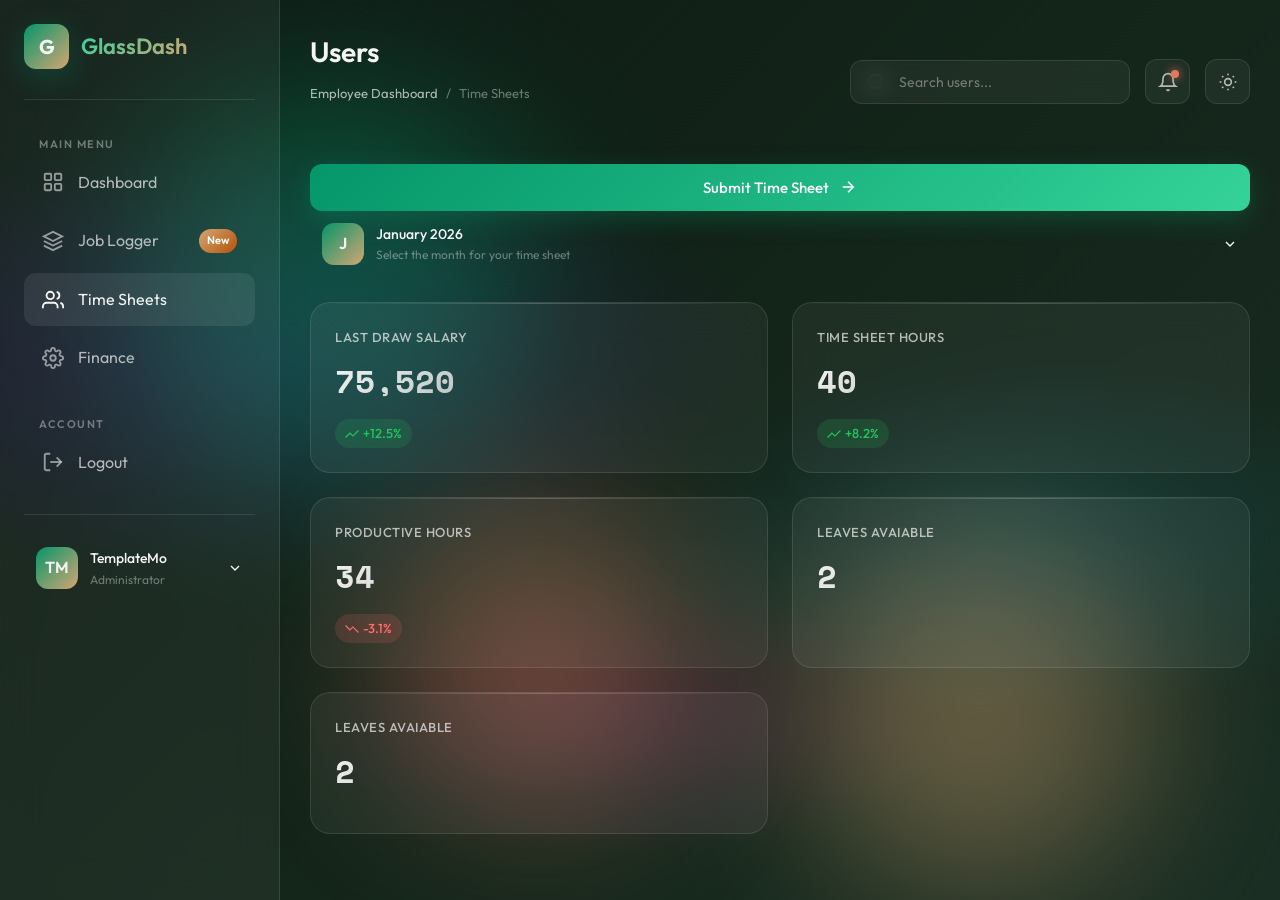
<file: users.html>
<!DOCTYPE html>
<html lang="en">
<head>
    <meta charset="UTF-8">
    <meta name="viewport" content="width=device-width, initial-scale=1.0">
    <title>Users - 3D Glassmorphism Dashboard</title>
    <meta name="description" content="3D Glassmorphism Dashboard Template by TemplateMo">
    <link rel="preconnect" href="https://fonts.googleapis.com">
    <link rel="preconnect" href="https://fonts.gstatic.com" crossorigin>
    <link href="https://fonts.googleapis.com/css2?family=Outfit:wght@300;400;500;600;700&family=Space+Mono:wght@400;700&display=swap" rel="stylesheet">
    <link rel="stylesheet" href="templatemo-glass-admin-style.css">
    <!--

TemplateMo 607 Glass Admin

https://templatemo.com/tm-607-glass-admin

-->
</head>
<body>
    <!-- Animated Background -->
    <div class="background"></div>
    <div class="orb orb-1"></div>
    <div class="orb orb-2"></div>
    <div class="orb orb-3"></div>

    <div class="dashboard">
        <!-- Sidebar -->
        <aside class="sidebar" id="sidebar">
            <div class="sidebar-header">
                <div class="logo">G</div>
                <span class="logo-text">GlassDash</span>
            </div>

            <ul class="nav-menu">
                <li class="nav-section">
                    <span class="nav-section-title">Main Menu</span>
                    <ul>
                        <li class="nav-item">
                            <a href="index.html" class="nav-link">
                                <svg class="nav-icon" viewBox="0 0 24 24" fill="none" stroke="currentColor" stroke-width="2">
                                    <rect x="3" y="3" width="7" height="7" rx="1"/><rect x="14" y="3" width="7" height="7" rx="1"/>
                                    <rect x="3" y="14" width="7" height="7" rx="1"/><rect x="14" y="14" width="7" height="7" rx="1"/>
                                </svg>
                                Dashboard
                            </a>
                        </li>
                        <li class="nav-item">
                            <a href="analytics.html" class="nav-link">
                                <svg class="nav-icon" viewBox="0 0 24 24" fill="none" stroke="currentColor" stroke-width="2">
                                    <path d="M12 2L2 7l10 5 10-5-10-5z"/><path d="M2 17l10 5 10-5"/><path d="M2 12l10 5 10-5"/>
                                </svg>
                                Job Logger
                                <span class="nav-badge">New</span>
                            </a>
                        </li>
                        <li class="nav-item">
                            <a href="users.html" class="nav-link active">
                                <svg class="nav-icon" viewBox="0 0 24 24" fill="none" stroke="currentColor" stroke-width="2">
                                    <path d="M17 21v-2a4 4 0 0 0-4-4H5a4 4 0 0 0-4 4v2"/><circle cx="9" cy="7" r="4"/>
                                    <path d="M23 21v-2a4 4 0 0 0-3-3.87"/><path d="M16 3.13a4 4 0 0 1 0 7.75"/>
                                </svg>
                                Time Sheets
                            </a>
                        </li>
                        <li class="nav-item">
                            <a href="settings.html" class="nav-link">
                                <svg class="nav-icon" viewBox="0 0 24 24" fill="none" stroke="currentColor" stroke-width="2">
                                    <circle cx="12" cy="12" r="3"/>
                                    <path d="M19.4 15a1.65 1.65 0 0 0 .33 1.82l.06.06a2 2 0 0 1 0 2.83 2 2 0 0 1-2.83 0l-.06-.06a1.65 1.65 0 0 0-1.82-.33 1.65 1.65 0 0 0-1 1.51V21a2 2 0 0 1-2 2 2 2 0 0 1-2-2v-.09A1.65 1.65 0 0 0 9 19.4a1.65 1.65 0 0 0-1.82.33l-.06.06a2 2 0 0 1-2.83 0 2 2 0 0 1 0-2.83l.06-.06a1.65 1.65 0 0 0 .33-1.82 1.65 1.65 0 0 0-1.51-1H3a2 2 0 0 1-2-2 2 2 0 0 1 2-2h.09A1.65 1.65 0 0 0 4.6 9a1.65 1.65 0 0 0-.33-1.82l-.06-.06a2 2 0 0 1 0-2.83 2 2 0 0 1 2.83 0l.06.06a1.65 1.65 0 0 0 1.82.33H9a1.65 1.65 0 0 0 1-1.51V3a2 2 0 0 1 2-2 2 2 0 0 1 2 2v.09a1.65 1.65 0 0 0 1 1.51 1.65 1.65 0 0 0 1.82-.33l.06-.06a2 2 0 0 1 2.83 0 2 2 0 0 1 0 2.83l-.06.06a1.65 1.65 0 0 0-.33 1.82V9a1.65 1.65 0 0 0 1.51 1H21a2 2 0 0 1 2 2 2 2 0 0 1-2 2h-.09a1.65 1.65 0 0 0-1.51 1z"/>
                                </svg>
                                Finance
                            </a>
                        </li>
                    </ul>
                </li>

                <li class="nav-section">
                    <span class="nav-section-title">Account</span>
                    <ul>
                        <li class="nav-item">
                            <a href="login.html" class="nav-link">
                                <svg class="nav-icon" viewBox="0 0 24 24" fill="none" stroke="currentColor" stroke-width="2">
                                    <path d="M9 21H5a2 2 0 0 1-2-2V5a2 2 0 0 1 2-2h4"/>
                                    <polyline points="16 17 21 12 16 7"/><line x1="21" y1="12" x2="9" y2="12"/>
                                </svg>
                                Logout
                            </a>
                        </li>
                    </ul>
                </li>
            </ul>

            <div class="sidebar-footer">
                <div class="user-profile">
                    <div class="user-avatar">TM</div>
                    <div class="user-info">
                        <div class="user-name">TemplateMo</div>
                        <div class="user-role">Administrator</div>
                    </div>
                    <svg width="16" height="16" viewBox="0 0 24 24" fill="none" stroke="currentColor" stroke-width="2">
                        <polyline points="6 9 12 15 18 9"/>
                    </svg>
                </div>
            </div>
        </aside>

        <!-- Main Content -->
        <main class="main-content">
            <!-- Top Navbar -->
            <nav class="navbar">
                <div class="page-header">
                    <h1 class="page-title">Users</h1>
                    <div class="page-breadcrumb">
                        <a href="index.html">Employee Dashboard</a>
                        <span>/</span>
                        <span>Time Sheets</span>
                    </div>
                </div>
                <div class="navbar-right">
                    <div class="search-box">
                        <svg class="search-icon" viewBox="0 0 24 24" fill="none" stroke="currentColor" stroke-width="2">
                            <circle cx="11" cy="11" r="8"/><line x1="21" y1="21" x2="16.65" y2="16.65"/>
                        </svg>
                        <input type="text" class="search-input" placeholder="Search users...">
                    </div>
                    <button class="nav-btn">
                        <svg viewBox="0 0 24 24" fill="none" stroke="currentColor" stroke-width="2">
                            <path d="M18 8A6 6 0 0 0 6 8c0 7-3 9-3 9h18s-3-2-3-9"/><path d="M13.73 21a2 2 0 0 1-3.46 0"/>
                        </svg>
                        <span class="notification-dot"></span>
                    </button>
                    <button class="nav-btn" id="theme-toggle" title="Toggle Light/Dark Mode">
                        <svg class="icon-sun" viewBox="0 0 24 24" fill="none" stroke="currentColor" stroke-width="2">
                            <circle cx="12" cy="12" r="4"/><path d="M12 2v2"/><path d="M12 20v2"/>
                            <path d="M4.93 4.93l1.41 1.41"/><path d="M17.66 17.66l1.41 1.41"/>
                            <path d="M2 12h2"/><path d="M20 12h2"/>
                            <path d="M6.34 17.66l-1.41 1.41"/><path d="M19.07 4.93l-1.41 1.41"/>
                        </svg>
                        <svg class="icon-moon" viewBox="0 0 24 24" fill="none" stroke="currentColor" stroke-width="2" style="display: none;">
                            <path d="M21 12.79A9 9 0 1 1 11.21 3 7 7 0 0 0 21 12.79z"/>
                        </svg>
                    </button>
                </div>
            </nav>
            <div>
                        <button type="submit" class="btn btn-primary">
                        Submit Time Sheet
                        <svg width="18" height="18" viewBox="0 0 24 24" fill="none" stroke="currentColor" stroke-width="2">
                            <line x1="5" y1="12" x2="19" y2="12"/>
                            <polyline points="12 5 19 12 12 19"/>
                        </svg>
                    </button>
                    </div>
 
            <div class="user-profile">
                    <div class="user-avatar">J</div>
                    <div class="user-info">
                        <div class="user-name">January 2026</div>
                        <div class="user-role">Select the month for your time sheet</div>
                    </div>
                    <svg width="16" height="16" viewBox="0 0 24 24" fill="none" stroke="currentColor" stroke-width="2">
                        <polyline points="6 9 12 15 18 9"/>
                    </svg>
                </div>
                <br>
            <!-- Stats Cards -->
            <section class="stats-grid">
                <div class="glass-card glass-card-3d stat-card">
                    <div class="stat-card-inner">
                        <div class="stat-info">
                            <h3>Last Draw Salary</h3>
                            <div class="stat-value">Rs 84,254</div>
                            <span class="stat-change positive">
                                <svg width="14" height="14" viewBox="0 0 24 24" fill="none" stroke="currentColor" stroke-width="2"><polyline points="23 6 13.5 15.5 8.5 10.5 1 18"/></svg>
                                +12.5%
                            </span>
                        </div>
                        <div class="stat-icn cyan">
                            <svg viewBox="0 0 24 24" fill="none" stroke="var(--emerald-light)" stroke-width="2">
                                <line x1="12" y1="1" x2="12" y2="23"/><path d="M17 5H9.5a3.5 3.5 0 0 0 0 7h5a3.5 3.5 0 0 1 0 7H6"/>
                            </svg>
                        </div>
                    </div>
                </div>

                <div class="glass-card glass-card-3d stat-card">
                    <div class="stat-card-inner">
                        <div class="stat-info">
                            <h3>Time Sheet Hours</h3>
                            <div class="stat-value">45</div>
                            <span class="stat-change positive">
                                <svg width="14" height="14" viewBox="0 0 24 24" fill="none" stroke="currentColor" stroke-width="2"><polyline points="23 6 13.5 15.5 8.5 10.5 1 18"/></svg>
                                +8.2%
                            </span>
                        </div>
                        <div class="stat-ion magenta">
                            <svg viewBox="0 0 24 24" fill="none" stroke="var(--gold)" stroke-width="2">
                                <path d="M17 21v-2a4 4 0 0 0-4-4H5a4 4 0 0 0-4 4v2"/><circle cx="9" cy="7" r="4"/>
                                <path d="M23 21v-2a4 4 0 0 0-3-3.87"/><path d="M16 3.13a4 4 0 0 1 0 7.75"/>
                            </svg>
                        </div>
                    </div>
                </div>

                <div class="glass-card glass-card-3d stat-card">
                    <div class="stat-card-inner">
                        <div class="stat-info">
                            <h3>Productive Hours</h3>
                            <div class="stat-value">39</div>
                            <span class="stat-change negative">
                                <svg width="14" height="14" viewBox="0 0 24 24" fill="none" stroke="currentColor" stroke-width="2"><polyline points="23 18 13.5 8.5 8.5 13.5 1 6"/></svg>
                                -3.1%
                            </span>
                        </div>
                        <div class="stat-ion purple">
                            <svg viewBox="0 0 24 24" fill="none" stroke="var(--coral)" stroke-width="2">
                                <circle cx="9" cy="21" r="1"/><circle cx="20" cy="21" r="1"/>
                                <path d="M1 1h4l2.68 13.39a2 2 0 0 0 2 1.61h9.72a2 2 0 0 0 2-1.61L23 6H6"/>
                            </svg>
                        </div>
                    </div>
                </div>

                <div class="glass-card glass-card-3d stat-card">
                    <div class="stat-card-inner">
                        <div class="stat-info">
                            <h3>Leaves Avaiable</h3>
                            <div class="stat-value">3 days</div>
                        </div>
                        <div class="stat-ion success">
                            <svg viewBox="0 0 24 24" fill="none" stroke="var(--success)" stroke-width="2">
                                <polyline points="22 12 18 12 15 21 9 3 6 12 2 12"/>
                            </svg>
                        </div>
                    </div>
                </div>
                <div class="glass-card glass-card-3d stat-card">
                    <div class="stat-card-inner">
                        <div class="stat-info">
                            <h3>Leaves Avaiable</h3>
                            <div class="stat-value">3 days</div>
                        </div>
                        <div class="stat-ion success">
                            <svg viewBox="0 0 24 24" fill="none" stroke="var(--success)" stroke-width="2">
                                <polyline points="22 12 18 12 15 21 9 3 6 12 2 12"/>
                            </svg>
                        </div>
                    </div>
                </div> 
            </section>
    </div>

    <!-- Mobile Menu Toggle -->
    <button class="mobile-menu-toggle">
        <svg viewBox="0 0 24 24" fill="none" stroke="currentColor" stroke-width="2">
            <line x1="3" y1="12" x2="21" y2="12"/><line x1="3" y1="6" x2="21" y2="6"/><line x1="3" y1="18" x2="21" y2="18"/>
        </svg>
    </button>

    
    <script src="templatemo-glass-admin-script.js"></script>
    <!-- TemplateMo 607 Glass Admin -->
</body>
</html>
</file>
<file: templatemo-glass-admin-style.css>
/* ============================================
   TemplateMo 3D Glassmorphism Dashboard
   https://templatemo.com
   CSS Stylesheet
============================================ */

/* ============================================
   CSS CUSTOM PROPERTIES
============================================ */
:root {
    /* Primary Colors - Emerald & Gold Luxury */
    --emerald: #059669;
    --emerald-light: #34d399;
    --gold: #d4a574;
    --gold-light: #e8c9a0;
    --amber: #b45309;
    --cream: #fef3e2;
    
    /* Accent Colors */
    --coral: #e07a5f;
    --slate: #475569;
    
    /* Glass Colors */
    --glass-bg: rgba(255, 255, 255, 0.05);
    --glass-border: rgba(255, 255, 255, 0.1);
    --glass-shadow: rgba(0, 0, 0, 0.3);
    --glass-hover: rgba(255, 255, 255, 0.08);
    
    /* Background - Deep Forest */
    --bg-dark: #0a0f0d;
    --bg-gradient-1: #0d1a14;
    --bg-gradient-2: #132419;
    --bg-gradient-3: #1a2e23;
    
    /* Text */
    --text-primary: #f5f5f4;
    --text-secondary: rgba(245, 245, 244, 0.7);
    --text-muted: rgba(245, 245, 244, 0.4);
    
    /* Status Colors */
    --success: #22c55e;
    --warning: #eab308;
    --danger: #dc2626;
    --info: #0ea5e9;
    
    /* Spacing */
    --sidebar-width: 280px;
    --navbar-height: 70px;
    --border-radius: 20px;
    --card-padding: 24px;
    
    /* Transitions */
    --transition-fast: 0.2s ease;
    --transition-normal: 0.3s ease;
    --transition-slow: 0.5s ease;
}

/* Light Mode */
[data-theme="light"] {
    /* Glass Colors - Light */
    --glass-bg: rgba(255, 255, 255, 0.6);
    --glass-border: rgba(0, 0, 0, 0.1);
    --glass-shadow: rgba(0, 0, 0, 0.1);
    --glass-hover: rgba(255, 255, 255, 0.8);
    
    /* Background - Light */
    --bg-dark: #f5f5f0;
    --bg-gradient-1: #e8f5e9;
    --bg-gradient-2: #f1f8e9;
    --bg-gradient-3: #fefefe;
    
    /* Text - Light */
    --text-primary: #1a1a1a;
    --text-secondary: rgba(26, 26, 26, 0.7);
    --text-muted: rgba(26, 26, 26, 0.5);
}

[data-theme="light"] .orb {
    opacity: 0.15;
}

[data-theme="light"] .glass-card::before {
    background: linear-gradient(90deg, transparent, rgba(0,0,0,0.05), transparent);
}

[data-theme="light"] .stat-value {
    background: linear-gradient(135deg, var(--text-primary), var(--text-secondary));
    -webkit-background-clip: text;
    background-clip: text;
}

[data-theme="light"] .table-wrapper::-webkit-scrollbar-track {
    background: rgba(0, 0, 0, 0.05);
}

[data-theme="light"] .chart-wrapper::-webkit-scrollbar-track {
    background: rgba(0, 0, 0, 0.05);
}

[data-theme="light"] .activity-list::-webkit-scrollbar-thumb {
    background: var(--glass-border);
}

/* ============================================
   RESET & BASE STYLES
============================================ */
*, *::before, *::after {
    margin: 0;
    padding: 0;
    box-sizing: border-box;
}

html {
    scroll-behavior: smooth;
}

body {
    font-family: 'Outfit', sans-serif;
    background: var(--bg-dark);
    color: var(--text-primary);
    min-height: 100vh;
    overflow-x: hidden;
    line-height: 1.6;
}

a {
    text-decoration: none;
    color: inherit;
}

/* ============================================
   ANIMATED BACKGROUND
============================================ */
.background {
    position: fixed;
    top: 0;
    left: 0;
    width: 100%;
    height: 100%;
    z-index: -2;
    background: linear-gradient(135deg, var(--bg-gradient-1) 0%, var(--bg-gradient-2) 50%, var(--bg-gradient-3) 100%);
}

.background::before {
    content: '';
    position: absolute;
    top: 0;
    left: 0;
    width: 100%;
    height: 100%;
    background: 
        radial-gradient(ellipse 80% 50% at 20% 40%, rgba(120, 0, 255, 0.15) 0%, transparent 50%),
        radial-gradient(ellipse 60% 40% at 80% 60%, rgba(0, 200, 255, 0.12) 0%, transparent 50%),
        radial-gradient(ellipse 50% 30% at 50% 80%, rgba(255, 0, 200, 0.1) 0%, transparent 50%);
}

/* Floating Orbs */
.orb {
    position: fixed;
    border-radius: 50%;
    filter: blur(80px);
    opacity: 0.4;
    z-index: -1;
    animation: float 20s ease-in-out infinite;
}

.orb-1 {
    width: 400px;
    height: 400px;
    background: var(--emerald);
    top: 10%;
    left: 10%;
    animation-delay: 0s;
}

.orb-2 {
    width: 350px;
    height: 350px;
    background: var(--gold);
    top: 60%;
    right: 10%;
    animation-delay: -5s;
}

.orb-3 {
    width: 300px;
    height: 300px;
    background: var(--coral);
    bottom: 10%;
    left: 30%;
    animation-delay: -10s;
}

@keyframes float {
    0%, 100% { transform: translate(0, 0) scale(1); }
    25% { transform: translate(30px, -30px) scale(1.05); }
    50% { transform: translate(-20px, 20px) scale(0.95); }
    75% { transform: translate(20px, 10px) scale(1.02); }
}

/* ============================================
   LAYOUT STRUCTURE
============================================ */
.dashboard {
    display: flex;
    min-height: 100vh;
}

/* ============================================
   SIDEBAR
============================================ */
.sidebar {
    position: fixed;
    left: 0;
    top: 0;
    width: var(--sidebar-width);
    height: 100vh;
    background: var(--glass-bg);
    backdrop-filter: blur(20px);
    -webkit-backdrop-filter: blur(20px);
    border-right: 1px solid var(--glass-border);
    padding: 24px;
    z-index: 100;
    transition: all var(--transition-normal);
    overflow-y: auto;
}

/* Custom Scrollbar for Sidebar */
.sidebar::-webkit-scrollbar {
    width: 6px;
}

.sidebar::-webkit-scrollbar-track {
    background: transparent;
}

.sidebar::-webkit-scrollbar-thumb {
    background: var(--glass-border);
    border-radius: 3px;
}

.sidebar::-webkit-scrollbar-thumb:hover {
    background: var(--emerald-light);
}

.sidebar-header {
    display: flex;
    align-items: center;
    gap: 12px;
    padding-bottom: 30px;
    border-bottom: 1px solid var(--glass-border);
    margin-bottom: 30px;
}

.logo {
    width: 45px;
    height: 45px;
    background: linear-gradient(135deg, var(--emerald), var(--gold));
    border-radius: 12px;
    display: flex;
    align-items: center;
    justify-content: center;
    font-weight: 700;
    font-size: 20px;
    box-shadow: 0 8px 32px rgba(5, 150, 105, 0.3);
}

.logo-text {
    font-size: 22px;
    font-weight: 600;
    background: linear-gradient(135deg, var(--emerald-light), var(--gold));
    -webkit-background-clip: text;
    -webkit-text-fill-color: transparent;
    background-clip: text;
}

.nav-menu {
    list-style: none;
    flex: 1;
}

.nav-menu ul {
    list-style: none;
    padding: 0;
    margin: 0;
}

.nav-section {
    margin-bottom: 25px;
    list-style: none;
}

.nav-section-title {
    font-size: 11px;
    font-weight: 600;
    text-transform: uppercase;
    letter-spacing: 1.5px;
    color: var(--text-muted);
    margin-bottom: 12px;
    padding-left: 15px;
}

.nav-item {
    margin-bottom: 5px;
    list-style: none;
}

.nav-link {
    display: flex;
    align-items: center;
    gap: 14px;
    padding: 14px 18px;
    color: var(--text-secondary);
    text-decoration: none;
    border-radius: 12px;
    transition: all var(--transition-fast);
    position: relative;
    overflow: hidden;
}

.nav-link:hover {
    background: var(--glass-hover);
    color: var(--text-primary);
}

.nav-link.active {
    background: var(--glass-hover);
    color: var(--text-primary);
}

.nav-icon {
    width: 22px;
    height: 22px;
    opacity: 0.8;
}

.nav-link.active .nav-icon,
.nav-link:hover .nav-icon {
    opacity: 1;
}

.nav-badge {
    margin-left: auto;
    background: linear-gradient(135deg, var(--gold), var(--amber));
    color: white;
    font-size: 11px;
    font-weight: 600;
    padding: 3px 8px;
    border-radius: 20px;
}

/* Sidebar User Profile */
.sidebar-footer {
    padding-top: 20px;
    border-top: 1px solid var(--glass-border);
}

.user-profile {
    display: flex;
    align-items: center;
    gap: 12px;
    padding: 12px;
    border-radius: 12px;
    cursor: pointer;
    transition: background var(--transition-fast);
}

.user-profile:hover {
    background: var(--glass-hover);
}

.user-avatar {
    width: 42px;
    height: 42px;
    border-radius: 12px;
    background: linear-gradient(135deg, var(--emerald), var(--gold));
    display: flex;
    align-items: center;
    justify-content: center;
    font-weight: 600;
    font-size: 16px;
}

.user-info {
    flex: 1;
}

.user-name {
    font-weight: 500;
    font-size: 14px;
}

.user-role {
    font-size: 12px;
    color: var(--text-muted);
}

/* ============================================
   MAIN CONTENT
============================================ */
.main-content {
    flex: 1;
    margin-left: var(--sidebar-width);
    padding: 30px;
    min-height: 100vh;
}

/* ============================================
   TOP NAVBAR
============================================ */
.navbar {
    display: flex;
    align-items: center;
    justify-content: space-between;
    margin-bottom: 30px;
    gap: 20px;
}

.page-title {
    font-size: 28px;
    font-weight: 600;
}

.navbar-right {
    display: flex;
    align-items: center;
    gap: 15px;
}

.search-box {
    position: relative;
}

.search-input {
    width: 280px;
    padding: 12px 20px 12px 48px;
    background: var(--glass-bg);
    backdrop-filter: blur(10px);
    border: 1px solid var(--glass-border);
    border-radius: 12px;
    color: var(--text-primary);
    font-family: inherit;
    font-size: 14px;
    transition: all var(--transition-fast);
}

.search-input::placeholder {
    color: var(--text-muted);
}

.search-input:focus {
    outline: none;
    border-color: var(--emerald-light);
    box-shadow: 0 0 20px rgba(52, 211, 153, 0.2);
}

.search-icon {
    position: absolute;
    left: 16px;
    top: 50%;
    transform: translateY(-50%);
    width: 20px;
    height: 20px;
    color: var(--text-muted);
}

.nav-btn {
    width: 45px;
    height: 45px;
    background: var(--glass-bg);
    backdrop-filter: blur(10px);
    border: 1px solid var(--glass-border);
    border-radius: 12px;
    display: flex;
    align-items: center;
    justify-content: center;
    cursor: pointer;
    position: relative;
    transition: all var(--transition-fast);
}

.nav-btn:hover {
    background: var(--glass-hover);
    border-color: var(--emerald-light);
}

.nav-btn svg {
    width: 20px;
    height: 20px;
    color: var(--text-secondary);
}

.notification-dot {
    position: absolute;
    top: 10px;
    right: 10px;
    width: 8px;
    height: 8px;
    background: var(--coral);
    border-radius: 50%;
    box-shadow: 0 0 10px var(--coral);
}

/* ============================================
   GLASS CARD BASE
============================================ */
.glass-card {
    background: var(--glass-bg);
    backdrop-filter: blur(20px);
    -webkit-backdrop-filter: blur(20px);
    border: 1px solid var(--glass-border);
    border-radius: var(--border-radius);
    padding: var(--card-padding);
    position: relative;
    overflow: hidden;
    transition: all var(--transition-normal);
    transform-style: preserve-3d;
    perspective: 1000px;
}

.glass-card::before {
    content: '';
    position: absolute;
    top: 0;
    left: 0;
    right: 0;
    height: 1px;
    background: linear-gradient(90deg, transparent, rgba(255,255,255,0.2), transparent);
}

.glass-card:hover {
    background: var(--glass-hover);
    border-color: rgba(255, 255, 255, 0.15);
    box-shadow: 
        0 25px 50px -12px var(--glass-shadow),
        0 0 40px rgba(52, 211, 153, 0.1);
}

/* 3D Tilt Effect */
.glass-card-3d {
    transition: transform 0.4s cubic-bezier(0.03, 0.98, 0.52, 0.99);
}

.glass-card-3d:hover {
    transform: rotateX(5deg) rotateY(-5deg) translateZ(10px);
}

/* ============================================
   STATS CARDS
============================================ */
.stats-grid {
    display: grid;
    grid-template-columns: repeat(4, 1fr);
    gap: 24px;
    margin-bottom: 30px;
}

.stat-card {
    position: relative;
}

.stat-card-inner {
    display: flex;
    align-items: flex-start;
    justify-content: space-between;
}

.stat-info h3 {
    font-size: 13px;
    font-weight: 500;
    color: var(--text-secondary);
    margin-bottom: 8px;
    text-transform: uppercase;
    letter-spacing: 0.5px;
}

.stat-value {
    font-family: 'Space Mono', monospace;
    font-size: 32px;
    font-weight: 700;
    margin-bottom: 12px;
    background: linear-gradient(135deg, var(--text-primary), var(--text-secondary));
    -webkit-background-clip: text;
    -webkit-text-fill-color: transparent;
    background-clip: text;
}

.stat-change {
    display: inline-flex;
    align-items: center;
    gap: 4px;
    font-size: 13px;
    font-weight: 500;
    padding: 4px 10px;
    border-radius: 20px;
}

.stat-change.positive {
    color: var(--success);
    background: rgba(34, 197, 94, 0.15);
}

.stat-change.negative {
    color: #ff6b6b;
    background: rgba(255, 107, 107, 0.15);
}

.stat-icon {
    width: 55px;
    height: 55px;
    border-radius: 16px;
    display: flex;
    align-items: center;
    justify-content: center;
}

.stat-icon.cyan {
    background: linear-gradient(135deg, rgba(52, 211, 153, 0.2), rgba(52, 211, 153, 0.05));
    box-shadow: 0 8px 32px rgba(52, 211, 153, 0.2);
}

.stat-icon.magenta {
    background: linear-gradient(135deg, rgba(212, 165, 116, 0.2), rgba(212, 165, 116, 0.05));
    box-shadow: 0 8px 32px rgba(212, 165, 116, 0.2);
}

.stat-icon.purple {
    background: linear-gradient(135deg, rgba(224, 122, 95, 0.2), rgba(224, 122, 95, 0.05));
    box-shadow: 0 8px 32px rgba(224, 122, 95, 0.2);
}

.stat-icon.success {
    background: linear-gradient(135deg, rgba(34, 197, 94, 0.2), rgba(34, 197, 94, 0.05));
    box-shadow: 0 8px 32px rgba(34, 197, 94, 0.2);
}

.stat-icon svg {
    width: 26px;
    height: 26px;
}

/* Sparkline in stat card */
.stat-sparkline {
    position: absolute;
    bottom: 0;
    left: 0;
    right: 0;
    height: 50px;
    opacity: 0.3;
}

/* ============================================
   CONTENT GRID
============================================ */
.content-grid {
    display: grid;
    grid-template-columns: 2fr 1fr;
    gap: 24px;
    margin-bottom: 30px;
}

/* ============================================
   CHART CARD
============================================ */
.chart-card {
    min-height: 380px;
}

.card-header {
    display: flex;
    align-items: center;
    justify-content: space-between;
    margin-bottom: 24px;
}

.card-title {
    font-size: 18px;
    font-weight: 600;
}

.card-subtitle {
    font-size: 13px;
    color: var(--text-muted);
    margin-top: 4px;
}

.card-actions {
    display: flex;
    gap: 8px;
}

.card-btn {
    padding: 8px 16px;
    background: var(--glass-bg);
    border: 1px solid var(--glass-border);
    border-radius: 8px;
    color: var(--text-secondary);
    font-family: inherit;
    font-size: 13px;
    cursor: pointer;
    transition: all var(--transition-fast);
}

.card-btn:hover,
.card-btn.active {
    background: var(--glass-hover);
    border-color: var(--emerald-light);
    color: var(--text-primary);
}

/* Chart Container */
.chart-wrapper {
    overflow-x: auto;
    margin: 0 -10px;
    padding: 0 10px;
}

.chart-wrapper::-webkit-scrollbar {
    height: 8px;
}

.chart-wrapper::-webkit-scrollbar-track {
    background: rgba(255, 255, 255, 0.05);
    border-radius: 4px;
}

.chart-wrapper::-webkit-scrollbar-thumb {
    background: linear-gradient(90deg, var(--emerald), var(--gold));
    border-radius: 4px;
}

.chart-wrapper::-webkit-scrollbar-thumb:hover {
    background: linear-gradient(90deg, var(--emerald-light), var(--gold-light));
}

.chart-container {
    height: 250px;
    position: relative;
    display: flex;
    min-width: 500px;
}

.chart-y-axis {
    display: flex;
    flex-direction: column;
    justify-content: space-between;
    padding: 20px 0;
    padding-right: 12px;
    text-align: right;
}

.y-value {
    font-family: 'Space Mono', monospace;
    font-size: 11px;
    color: var(--text-muted);
}

.chart-placeholder {
    flex: 1;
    height: 100%;
    display: flex;
    align-items: flex-end;
    justify-content: space-between;
    gap: 8px;
    padding: 20px 0;
    border-left: 1px solid var(--glass-border);
    padding-left: 12px;
}

.chart-bar-group {
    flex: 1;
    height: 100%;
    display: flex;
    flex-direction: column;
    align-items: center;
    justify-content: flex-end;
    gap: 8px;
}

.chart-bar {
    width: 100%;
    max-width: 40px;
    border-radius: 8px 8px 0 0;
    background: linear-gradient(180deg, var(--emerald-light), var(--emerald));
    transition: all var(--transition-normal);
    position: relative;
    min-height: 10px;
}

.chart-bar.bar-emerald {
    background: linear-gradient(180deg, #6db897, #3d8b6e);
}

.chart-bar.bar-gold {
    background: linear-gradient(180deg, #c9b896, #a89068);
}

.chart-bar.bar-coral {
    background: linear-gradient(180deg, #d4a090, #b87a68);
}

.chart-bar.bar-teal {
    background: linear-gradient(180deg, #7ac4b8, #4a9e92);
}

.chart-bar.bar-amber {
    background: linear-gradient(180deg, #d4b06a, #a88542);
}

.chart-bar::before {
    content: '';
    position: absolute;
    top: 0;
    left: 0;
    right: 0;
    height: 50%;
    background: linear-gradient(180deg, rgba(255,255,255,0.2), transparent);
    border-radius: 8px 8px 0 0;
}

.chart-bar:hover {
    filter: brightness(1.15);
    transform: scaleY(1.02);
    transform-origin: bottom;
}

.chart-bar.bar-emerald:hover {
    box-shadow: 0 0 16px rgba(61, 139, 110, 0.4);
}

.chart-bar.bar-gold:hover {
    box-shadow: 0 0 16px rgba(168, 144, 104, 0.4);
}

.chart-bar.bar-coral:hover {
    box-shadow: 0 0 16px rgba(184, 122, 104, 0.4);
}

.chart-bar.bar-teal:hover {
    box-shadow: 0 0 16px rgba(74, 158, 146, 0.4);
}

.chart-bar.bar-amber:hover {
    box-shadow: 0 0 16px rgba(168, 133, 66, 0.4);
}

.chart-label {
    font-size: 11px;
    color: var(--text-muted);
    font-weight: 500;
}

/* ============================================
   ACTIVITY FEED
============================================ */
.activity-card {
    max-height: 380px;
    display: flex;
    flex-direction: column;
}

.activity-list {
    flex: 1;
    overflow-y: auto;
    margin: 0 -10px;
    padding: 0 10px;
}

.activity-list::-webkit-scrollbar {
    width: 4px;
}

.activity-list::-webkit-scrollbar-track {
    background: transparent;
}

.activity-list::-webkit-scrollbar-thumb {
    background: var(--glass-border);
    border-radius: 2px;
}

.activity-item {
    display: flex;
    align-items: flex-start;
    gap: 14px;
    padding: 14px 0;
    border-bottom: 1px solid var(--glass-border);
}

.activity-item:last-child {
    border-bottom: none;
}

.activity-avatar {
    width: 40px;
    height: 40px;
    border-radius: 10px;
    display: flex;
    align-items: center;
    justify-content: center;
    font-weight: 600;
    font-size: 14px;
    flex-shrink: 0;
}

.activity-content {
    flex: 1;
    min-width: 0;
}

.activity-text {
    font-size: 14px;
    color: var(--text-secondary);
    margin-bottom: 4px;
}

.activity-text strong {
    color: var(--text-primary);
    font-weight: 500;
}

.activity-time {
    font-size: 12px;
    color: var(--text-muted);
}

/* ============================================
   DATA TABLE
============================================ */
.table-card {
    grid-column: span 2;
}

.table-wrapper {
    overflow-x: auto;
    margin: 0 -10px;
    padding: 0 10px;
}

.table-wrapper::-webkit-scrollbar {
    height: 8px;
}

.table-wrapper::-webkit-scrollbar-track {
    background: rgba(255, 255, 255, 0.05);
    border-radius: 4px;
}

.table-wrapper::-webkit-scrollbar-thumb {
    background: linear-gradient(90deg, var(--emerald), var(--gold));
    border-radius: 4px;
}

.table-wrapper::-webkit-scrollbar-thumb:hover {
    background: linear-gradient(90deg, var(--emerald-light), var(--gold-light));
}

.data-table {
    width: 100%;
    min-width: 700px;
    border-collapse: collapse;
}

.data-table th,
.data-table td {
    padding: 16px;
    text-align: left;
}

.data-table th {
    font-size: 12px;
    font-weight: 600;
    text-transform: uppercase;
    letter-spacing: 0.5px;
    color: var(--text-muted);
    border-bottom: 1px solid var(--glass-border);
}

.data-table tr {
    transition: background var(--transition-fast);
}

.data-table tbody tr:hover {
    background: var(--glass-hover);
}

.data-table td {
    font-size: 14px;
    color: var(--text-secondary);
    border-bottom: 1px solid rgba(255, 255, 255, 0.03);
}

.table-user {
    display: flex;
    align-items: center;
    gap: 12px;
}

.table-avatar {
    width: 38px;
    height: 38px;
    border-radius: 10px;
    display: flex;
    align-items: center;
    justify-content: center;
    font-weight: 600;
    font-size: 13px;
}

.table-user-info {
    display: flex;
    flex-direction: column;
}

.table-user-name {
    color: var(--text-primary);
    font-weight: 500;
}

.table-user-email {
    font-size: 12px;
    color: var(--text-muted);
}

.status-badge {
    display: inline-flex;
    align-items: center;
    gap: 6px;
    padding: 6px 12px;
    border-radius: 20px;
    font-size: 12px;
    font-weight: 500;
}

.status-badge::before {
    content: '';
    width: 6px;
    height: 6px;
    border-radius: 50%;
}

.status-badge.completed {
    background: rgba(16, 185, 129, 0.15);
    color: var(--success);
}

.status-badge.completed::before {
    background: var(--success);
    box-shadow: 0 0 8px var(--success);
}

.status-badge.pending {
    background: rgba(245, 158, 11, 0.15);
    color: var(--warning);
}

.status-badge.pending::before {
    background: var(--warning);
    box-shadow: 0 0 8px var(--warning);
}

.status-badge.processing {
    background: rgba(59, 130, 246, 0.15);
    color: var(--info);
}

.status-badge.processing::before {
    background: var(--info);
    box-shadow: 0 0 8px var(--info);
}

.table-amount {
    font-family: 'Space Mono', monospace;
    font-weight: 600;
    color: var(--text-primary);
}

/* ============================================
   PROGRESS BARS
============================================ */
.progress-card {
    padding: var(--card-padding);
}

.progress-item {
    margin-bottom: 24px;
}

.progress-item:last-child {
    margin-bottom: 0;
}

.progress-header {
    display: flex;
    justify-content: space-between;
    margin-bottom: 10px;
}

.progress-label {
    font-size: 14px;
    font-weight: 500;
}

.progress-value {
    font-family: 'Space Mono', monospace;
    font-size: 14px;
    color: var(--text-secondary);
}

.progress-bar {
    height: 8px;
    background: rgba(255, 255, 255, 0.1);
    border-radius: 10px;
    overflow: hidden;
}

.progress-fill {
    height: 100%;
    border-radius: 10px;
    transition: width 1s ease-out;
    position: relative;
}

.progress-fill::after {
    content: '';
    position: absolute;
    top: 0;
    left: 0;
    right: 0;
    height: 50%;
    background: linear-gradient(180deg, rgba(255,255,255,0.3), transparent);
}

.progress-fill.cyan {
    background: linear-gradient(90deg, var(--emerald-light), var(--emerald));
    box-shadow: 0 0 20px rgba(52, 211, 153, 0.4);
}

.progress-fill.magenta {
    background: linear-gradient(90deg, var(--gold-light), var(--gold));
    box-shadow: 0 0 20px rgba(212, 165, 116, 0.4);
}

.progress-fill.purple {
    background: linear-gradient(90deg, var(--coral), var(--amber));
    box-shadow: 0 0 20px rgba(224, 122, 95, 0.4);
}

/* ============================================
   BOTTOM GRID
============================================ */
.bottom-grid {
    display: grid;
    grid-template-columns: repeat(3, 1fr);
    gap: 24px;
}

/* ============================================
   CALENDAR WIDGET
============================================ */
.calendar-header {
    display: flex;
    align-items: center;
    justify-content: space-between;
    margin-bottom: 20px;
}

.calendar-nav {
    display: flex;
    gap: 8px;
}

.calendar-nav-btn {
    width: 32px;
    height: 32px;
    background: var(--glass-bg);
    border: 1px solid var(--glass-border);
    border-radius: 8px;
    display: flex;
    align-items: center;
    justify-content: center;
    cursor: pointer;
    transition: all var(--transition-fast);
}

.calendar-nav-btn:hover {
    background: var(--glass-hover);
    border-color: var(--emerald-light);
}

.calendar-nav-btn svg {
    width: 16px;
    height: 16px;
    color: var(--text-secondary);
}

.calendar-grid {
    display: grid;
    grid-template-columns: repeat(7, 1fr);
    gap: 4px;
    text-align: center;
}

.calendar-day-name {
    font-size: 11px;
    font-weight: 600;
    color: var(--text-muted);
    padding: 8px 0;
    text-transform: uppercase;
}

.calendar-day {
    aspect-ratio: 1;
    display: flex;
    align-items: center;
    justify-content: center;
    font-size: 13px;
    border-radius: 8px;
    cursor: pointer;
    transition: all var(--transition-fast);
}

.calendar-day:hover {
    background: var(--glass-hover);
}

.calendar-day.other-month {
    color: var(--text-muted);
}

.calendar-day.today {
    background: linear-gradient(135deg, var(--emerald), var(--emerald-light));
    color: white;
    font-weight: 600;
    box-shadow: 0 4px 15px rgba(5, 150, 105, 0.3);
}

.calendar-day.has-event::after {
    content: '';
    position: absolute;
    bottom: 4px;
    width: 4px;
    height: 4px;
    background: var(--gold);
    border-radius: 50%;
}

/* ============================================
   DONUT CHART
============================================ */
.donut-container {
    display: flex;
    align-items: center;
    gap: 30px;
    margin-top: 20px;
}

.donut-chart {
    width: 140px;
    height: 140px;
    position: relative;
}

.donut-chart svg {
    transform: rotate(-90deg);
}

.donut-chart circle {
    fill: none;
    stroke-width: 20;
}

.donut-bg {
    stroke: rgba(255, 255, 255, 0.1);
}

.donut-segment {
    stroke-linecap: round;
    transition: stroke-dashoffset 1s ease-out;
}

.donut-center {
    position: absolute;
    top: 50%;
    left: 50%;
    transform: translate(-50%, -50%);
    text-align: center;
}

.donut-value {
    font-family: 'Space Mono', monospace;
    font-size: 28px;
    font-weight: 700;
}

.donut-label {
    font-size: 12px;
    color: var(--text-muted);
}

.donut-legend {
    display: flex;
    flex-direction: column;
    gap: 12px;
}

.legend-item {
    display: flex;
    align-items: center;
    gap: 10px;
    font-size: 13px;
}

.legend-color {
    width: 12px;
    height: 12px;
    border-radius: 4px;
}

.legend-color.cyan { background: var(--emerald-light); }
.legend-color.magenta { background: var(--gold); }
.legend-color.purple { background: var(--coral); }

/* ============================================
   WEATHER WIDGET
============================================ */
.weather-main {
    display: flex;
    align-items: center;
    gap: 20px;
    margin-bottom: 24px;
}

.weather-icon {
    width: 80px;
    height: 80px;
    background: linear-gradient(135deg, rgba(52, 211, 153, 0.2), rgba(212, 165, 116, 0.2));
    border-radius: 20px;
    display: flex;
    align-items: center;
    justify-content: center;
}

.weather-icon svg {
    width: 45px;
    height: 45px;
    color: var(--emerald-light);
}

.weather-temp {
    font-family: 'Space Mono', monospace;
    font-size: 48px;
    font-weight: 700;
    line-height: 1;
}

.weather-desc {
    font-size: 14px;
    color: var(--text-secondary);
    margin-top: 4px;
}

.weather-details {
    display: grid;
    grid-template-columns: repeat(3, 1fr);
    gap: 16px;
}

.weather-detail {
    text-align: center;
    padding: 12px;
    background: var(--glass-bg);
    border-radius: 12px;
}

.weather-detail-value {
    font-family: 'Space Mono', monospace;
    font-size: 18px;
    font-weight: 600;
    margin-bottom: 4px;
}

.weather-detail-label {
    font-size: 11px;
    color: var(--text-muted);
    text-transform: uppercase;
}

/* ============================================
   MOBILE MENU TOGGLE
============================================ */
.mobile-menu-toggle {
    display: none;
    position: fixed;
    bottom: 24px;
    right: 24px;
    width: 56px;
    height: 56px;
    background: linear-gradient(135deg, var(--emerald), var(--gold));
    border: none;
    border-radius: 16px;
    cursor: pointer;
    z-index: 200;
    box-shadow: 0 8px 32px rgba(5, 150, 105, 0.3);
}

.mobile-menu-toggle svg {
    width: 24px;
    height: 24px;
    color: white;
}

/* ============================================
   LOGIN PAGE STYLES
============================================ */
.login-page {
    min-height: 100vh;
    display: flex;
    flex-direction: column;
    align-items: center;
    justify-content: center;
    padding: 40px 20px;
}
.logger-page {
    display: flex;
    flex-direction: column;
    align-items: center;
    justify-content: center;
    padding: 40px 20px;
}

.login-container {
    width: 100%;
    max-width: 440px;
}

.login-card {
    background: var(--glass-bg);
    backdrop-filter: blur(20px);
    -webkit-backdrop-filter: blur(20px);
    border: 1px solid var(--glass-border);
    border-radius: var(--border-radius);
    padding: 48px 40px;
    position: relative;
    overflow: hidden;
}

.login-card::before {
    content: '';
    position: absolute;
    top: 0;
    left: 0;
    right: 0;
    height: 1px;
    background: linear-gradient(90deg, transparent, rgba(255,255,255,0.2), transparent);
}

.login-header {
    text-align: center;
    margin-bottom: 40px;
}

.login-logo {
    width: 70px;
    height: 70px;
    background: linear-gradient(135deg, var(--emerald), var(--gold));
    border-radius: 18px;
    display: flex;
    align-items: center;
    justify-content: center;
    font-weight: 700;
    font-size: 28px;
    margin: 0 auto 20px;
    box-shadow: 0 12px 40px rgba(5, 150, 105, 0.3);
}

.login-title {
    font-size: 28px;
    font-weight: 600;
    margin-bottom: 8px;
}

.login-subtitle {
    font-size: 14px;
    color: var(--text-muted);
}

.form-group {
    margin-bottom: 24px;
}

.form-label {
    display: block;
    font-size: 13px;
    font-weight: 500;
    color: var(--text-secondary);
    margin-bottom: 8px;
}

.form-input {
    width: 100%;
    padding: 14px 18px;
    background: var(--glass-bg);
    border: 1px solid var(--glass-border);
    border-radius: 12px;
    color: var(--text-primary);
    font-family: inherit;
    font-size: 15px;
    transition: all var(--transition-fast);
}

.form-input::placeholder {
    color: var(--text-muted);
}

.form-input:focus {
    outline: none;
    border-color: var(--emerald-light);
    box-shadow: 0 0 20px rgba(52, 211, 153, 0.2);
}

.form-row {
    display: flex;
    align-items: center;
    justify-content: space-between;
    margin-bottom: 30px;
}

.checkbox-label {
    display: flex;
    align-items: center;
    gap: 10px;
    font-size: 14px;
    color: var(--text-secondary);
    cursor: pointer;
}

.checkbox-label input {
    width: 18px;
    height: 18px;
    accent-color: var(--emerald);
}

.forgot-link {
    font-size: 14px;
    color: var(--emerald-light);
    text-decoration: none;
    transition: color var(--transition-fast);
}

.forgot-link:hover {
    color: var(--gold);
}

.btn {
    display: inline-flex;
    align-items: center;
    justify-content: center;
    gap: 10px;
    padding: 14px 28px;
    border: none;
    border-radius: 12px;
    font-family: inherit;
    font-size: 15px;
    font-weight: 500;
    cursor: pointer;
    transition: all var(--transition-fast);
}

.btn-primary {
    width: 100%;
    background: linear-gradient(135deg, var(--emerald), var(--emerald-light));
    color: white;
    box-shadow: 0 8px 24px rgba(5, 150, 105, 0.3);
}

.btn-primary:hover {
    transform: translateY(-2px);
    box-shadow: 0 12px 32px rgba(5, 150, 105, 0.4);
}

.btn-secondary {
    width: 100%;
    background: var(--glass-bg);
    border: 1px solid var(--glass-border);
    color: var(--text-primary);
}

.btn-secondary:hover {
    background: var(--glass-hover);
    border-color: var(--emerald-light);
}

.divider {
    display: flex;
    align-items: center;
    gap: 16px;
    margin: 28px 0;
}

.divider::before,
.divider::after {
    content: '';
    flex: 1;
    height: 1px;
    background: var(--glass-border);
}

.divider span {
    font-size: 13px;
    color: var(--text-muted);
}

.social-login {
    display: flex;
    gap: 12px;
    margin-bottom: 28px;
}

.social-btn {
    flex: 1;
    padding: 12px;
    background: var(--glass-bg);
    border: 1px solid var(--glass-border);
    border-radius: 12px;
    display: flex;
    align-items: center;
    justify-content: center;
    cursor: pointer;
    transition: all var(--transition-fast);
}

.social-btn:hover {
    background: var(--glass-hover);
    border-color: var(--emerald-light);
}

.social-btn svg {
    width: 22px;
    height: 22px;
}

.login-footer {
    text-align: center;
    font-size: 14px;
    color: var(--text-muted);
}

.login-footer a {
    color: var(--emerald-light);
    text-decoration: none;
}

.login-footer a:hover {
    color: var(--gold);
}

/* ============================================
   PAGE HEADER (for inner pages)
============================================ */
.page-header {
    margin-bottom: 30px;
}

.page-header .page-title {
    margin-bottom: 8px;
}

.page-breadcrumb {
    display: flex;
    align-items: center;
    gap: 8px;
    font-size: 13px;
    color: var(--text-muted);
}

.page-breadcrumb a {
    color: var(--text-secondary);
    transition: color var(--transition-fast);
}

.page-breadcrumb a:hover {
    color: var(--emerald-light);
}

.page-breadcrumb span {
    color: var(--text-muted);
}

/* ============================================
   FOOTER
============================================ */
.site-footer {
    text-align: center;
    padding: 20px;
    margin-left: var(--sidebar-width);
    color: var(--text-muted);
    font-size: 14px;
}

.site-footer a {
    color: var(--emerald-light);
    transition: color var(--transition-fast);
}

.site-footer a:hover {
    color: var(--gold);
}

/* Login/Register page footer */
.login-page .site-footer {
    margin-left: 0;
    position: relative;
    padding: 30px 20px;
    text-align: center;
    margin-top: 30px;
}

/* Floating Theme Toggle for Login/Register */
.theme-toggle-float {
    position: fixed;
    top: 24px;
    right: 24px;
    width: 45px;
    height: 45px;
    background: var(--glass-bg);
    backdrop-filter: blur(10px);
    -webkit-backdrop-filter: blur(10px);
    border: 1px solid var(--glass-border);
    border-radius: 12px;
    display: flex;
    align-items: center;
    justify-content: center;
    cursor: pointer;
    z-index: 100;
    transition: all var(--transition-fast);
}

.theme-toggle-float:hover {
    background: var(--glass-hover);
    border-color: var(--emerald-light);
}

.theme-toggle-float svg {
    width: 20px;
    height: 20px;
    color: var(--text-secondary);
}

/* ============================================
   SETTINGS PAGE
============================================ */
.settings-grid {
    display: grid;
    grid-template-columns: 250px 1fr;
    gap: 24px;
}

.settings-nav {
    list-style: none;
}

.settings-nav-item {
    margin-bottom: 8px;
}

.settings-nav-link {
    display: flex;
    align-items: center;
    gap: 12px;
    padding: 14px 18px;
    color: var(--text-secondary);
    border-radius: 12px;
    transition: all var(--transition-fast);
}

.settings-nav-link:hover {
    background: var(--glass-hover);
    color: var(--text-primary);
}

.settings-nav-link.active {
    background: var(--glass-hover);
    color: var(--text-primary);
}

.settings-nav-link svg {
    width: 20px;
    height: 20px;
    opacity: 0.7;
}

.settings-nav-link.active svg,
.settings-nav-link:hover svg {
    opacity: 1;
}

.settings-section {
    margin-bottom: 32px;
}

.settings-section:last-child {
    margin-bottom: 0;
}

.settings-section-title {
    font-size: 18px;
    font-weight: 600;
    margin-bottom: 20px;
    padding-bottom: 12px;
    border-bottom: 1px solid var(--glass-border);
}

.settings-row {
    display: flex;
    align-items: center;
    justify-content: space-between;
    padding: 16px 0;
    border-bottom: 1px solid rgba(255, 255, 255, 0.05);
}

.settings-row:last-child {
    border-bottom: none;
}

.settings-label {
    display: flex;
    flex-direction: column;
    gap: 4px;
}

.settings-label-title {
    font-weight: 500;
    color: var(--text-primary);
}

.settings-label-desc {
    font-size: 13px;
    color: var(--text-muted);
}

/* Toggle Switch */
.toggle-switch {
    position: relative;
    width: 50px;
    height: 26px;
}

.toggle-switch input {
    opacity: 0;
    width: 0;
    height: 0;
}

.toggle-slider {
    position: absolute;
    cursor: pointer;
    top: 0;
    left: 0;
    right: 0;
    bottom: 0;
    background: var(--glass-bg);
    border: 1px solid var(--glass-border);
    border-radius: 26px;
    transition: all var(--transition-fast);
}

.toggle-slider::before {
    position: absolute;
    content: "";
    height: 18px;
    width: 18px;
    left: 3px;
    bottom: 3px;
    background: var(--text-secondary);
    border-radius: 50%;
    transition: all var(--transition-fast);
}

.toggle-switch input:checked + .toggle-slider {
    background: linear-gradient(135deg, var(--emerald), var(--emerald-light));
    border-color: var(--emerald);
}

.toggle-switch input:checked + .toggle-slider::before {
    transform: translateX(24px);
    background: white;
}

/* Settings Select Dropdown */
.settings-select {
    padding: 10px 16px;
    background: rgba(19, 36, 25, 0.95);
    border: 1px solid var(--glass-border);
    border-radius: 8px;
    color: var(--text-primary);
    font-family: inherit;
    font-size: 14px;
    cursor: pointer;
    min-width: 150px;
    appearance: none;
    -webkit-appearance: none;
    -moz-appearance: none;
    background-image: url("data:image/svg+xml,%3Csvg xmlns='http://www.w3.org/2000/svg' width='12' height='12' viewBox='0 0 24 24' fill='none' stroke='%2334d399' stroke-width='2'%3E%3Cpolyline points='6 9 12 15 18 9'/%3E%3C/svg%3E");
    background-repeat: no-repeat;
    background-position: right 12px center;
    padding-right: 36px;
}

.settings-select:focus {
    outline: none;
    border-color: var(--emerald-light);
    box-shadow: 0 0 15px rgba(52, 211, 153, 0.15);
}

.settings-select option {
    background: rgba(19, 36, 25, 0.98);
    color: var(--text-primary);
    padding: 10px;
}

[data-theme="light"] .settings-select {
    background-color: rgba(245, 245, 240, 0.95);
}

[data-theme="light"] .settings-select option {
    background: rgba(245, 245, 240, 0.98);
    color: #1a1a1a;
}

/* Profile Header */
.profile-header {
    display: flex;
    align-items: center;
    gap: 24px;
    margin-bottom: 32px;
}

.profile-avatar-large {
    width: 100px;
    height: 100px;
    border-radius: 20px;
    background: linear-gradient(135deg, var(--emerald), var(--gold));
    display: flex;
    align-items: center;
    justify-content: center;
    font-weight: 700;
    font-size: 36px;
    position: relative;
}

.profile-avatar-edit {
    position: absolute;
    bottom: -8px;
    right: -8px;
    width: 32px;
    height: 32px;
    background: var(--glass-bg);
    backdrop-filter: blur(10px);
    border: 1px solid var(--glass-border);
    border-radius: 10px;
    display: flex;
    align-items: center;
    justify-content: center;
    cursor: pointer;
    transition: all var(--transition-fast);
}

.profile-avatar-edit:hover {
    background: var(--glass-hover);
    border-color: var(--emerald-light);
}

.profile-avatar-edit svg {
    width: 16px;
    height: 16px;
    color: var(--text-secondary);
}

.profile-info h2 {
    font-size: 24px;
    font-weight: 600;
    margin-bottom: 4px;
}

.profile-info p {
    color: var(--text-muted);
    font-size: 14px;
}

/* Settings Form Grid */
.form-grid {
    display: grid;
    grid-template-columns: 1fr 1fr;
    gap: 20px;
}

.form-group-settings {
    display: flex;
    flex-direction: column;
    gap: 8px;
}

.form-group-settings.full-width {
    grid-column: span 2;
}

.form-group-settings label {
    font-size: 13px;
    font-weight: 500;
    color: var(--text-secondary);
}

.form-group-settings input,
.form-group-settings textarea {
    padding: 12px 16px;
    background: var(--glass-bg);
    border: 1px solid var(--glass-border);
    border-radius: 10px;
    color: var(--text-primary);
    font-family: inherit;
    font-size: 14px;
    transition: all var(--transition-fast);
}

.form-group-settings input:focus,
.form-group-settings textarea:focus {
    outline: none;
    border-color: var(--emerald-light);
    box-shadow: 0 0 20px rgba(52, 211, 153, 0.15);
}

.form-group-settings textarea {
    resize: vertical;
    min-height: 100px;
}

.btn-group {
    display: flex;
    gap: 12px;
    margin-top: 24px;
}

/* Settings Tab Content */
.settings-tab-content {
    display: none;
}

.settings-tab-content.active {
    display: block;
    animation: settingsFadeIn 0.3s ease;
}

@keyframes settingsFadeIn {
    from { opacity: 0; transform: translateY(10px); }
    to { opacity: 1; transform: translateY(0); }
}

/* ============================================
   RESPONSIVE DESIGN
============================================ */
@media (max-width: 1400px) {
    .stats-grid {
        grid-template-columns: repeat(2, 1fr);
    }
    
    .bottom-grid {
        grid-template-columns: repeat(2, 1fr);
    }
}

@media (max-width: 1200px) {
    .content-grid {
        grid-template-columns: 1fr;
    }
    
    .table-card {
        grid-column: span 1;
    }
}

@media (max-width: 992px) {
    :root {
        --sidebar-width: 0px;
    }
    
    .sidebar {
        transform: translateX(-100%);
        width: 280px;
    }
    
    .sidebar.open {
        transform: translateX(0);
    }
    
    .main-content {
        margin-left: 0;
    }
    
    .mobile-menu-toggle {
        display: flex;
        align-items: center;
        justify-content: center;
    }
    
    .bottom-grid {
        grid-template-columns: 1fr;
    }

    .site-footer {
        margin-left: 0;
    }

    .settings-grid {
        grid-template-columns: 1fr;
    }

    .settings-nav-card {
        display: none;
    }
}

@media (max-width: 768px) {
    .stats-grid {
        grid-template-columns: 1fr;
    }
    
    .navbar {
        flex-wrap: wrap;
    }
    
    .search-box {
        order: 3;
        width: 100%;
    }
    
    .search-input {
        width: 100%;
    }
    
    .page-title {
        font-size: 22px;
    }
    
    .donut-container {
        flex-direction: column;
    }

    .login-card {
        padding: 36px 24px;
    }

    .form-grid {
        grid-template-columns: 1fr;
    }

    .form-group-settings.full-width {
        grid-column: span 1;
    }

    .profile-header {
        flex-direction: column;
        text-align: center;
    }
}

@media (max-width: 480px) {
    .main-content {
        padding: 20px 15px;
    }
    
    .glass-card {
        padding: 18px;
    }
    
    .stat-value {
        font-size: 26px;
    }
    
    .data-table {
        font-size: 13px;
    }
    
    .data-table th,
    .data-table td {
        padding: 12px 8px;
    }

    .social-login {
        flex-direction: column;
    }
}

/* ============================================
   ANIMATIONS
============================================ */
@keyframes fadeInUp {
    from {
        opacity: 0;
        transform: translateY(30px);
    }
    to {
        opacity: 1;
        transform: translateY(0);
    }
}

.glass-card {
    animation: fadeInUp 0.6s ease-out backwards;
}

.stats-grid .glass-card:nth-child(1) { animation-delay: 0.1s; }
.stats-grid .glass-card:nth-child(2) { animation-delay: 0.2s; }
.stats-grid .glass-card:nth-child(3) { animation-delay: 0.3s; }
.stats-grid .glass-card:nth-child(4) { animation-delay: 0.4s; }

.content-grid .glass-card:nth-child(1) { animation-delay: 0.5s; }
.content-grid .glass-card:nth-child(2) { animation-delay: 0.6s; }
.content-grid .glass-card:nth-child(3) { animation-delay: 0.7s; }

.bottom-grid .glass-card:nth-child(1) { animation-delay: 0.8s; }
.bottom-grid .glass-card:nth-child(2) { animation-delay: 0.9s; }
.bottom-grid .glass-card:nth-child(3) { animation-delay: 1s; }

.login-card {
    animation: fadeInUp 0.6s ease-out;
}
</file>
